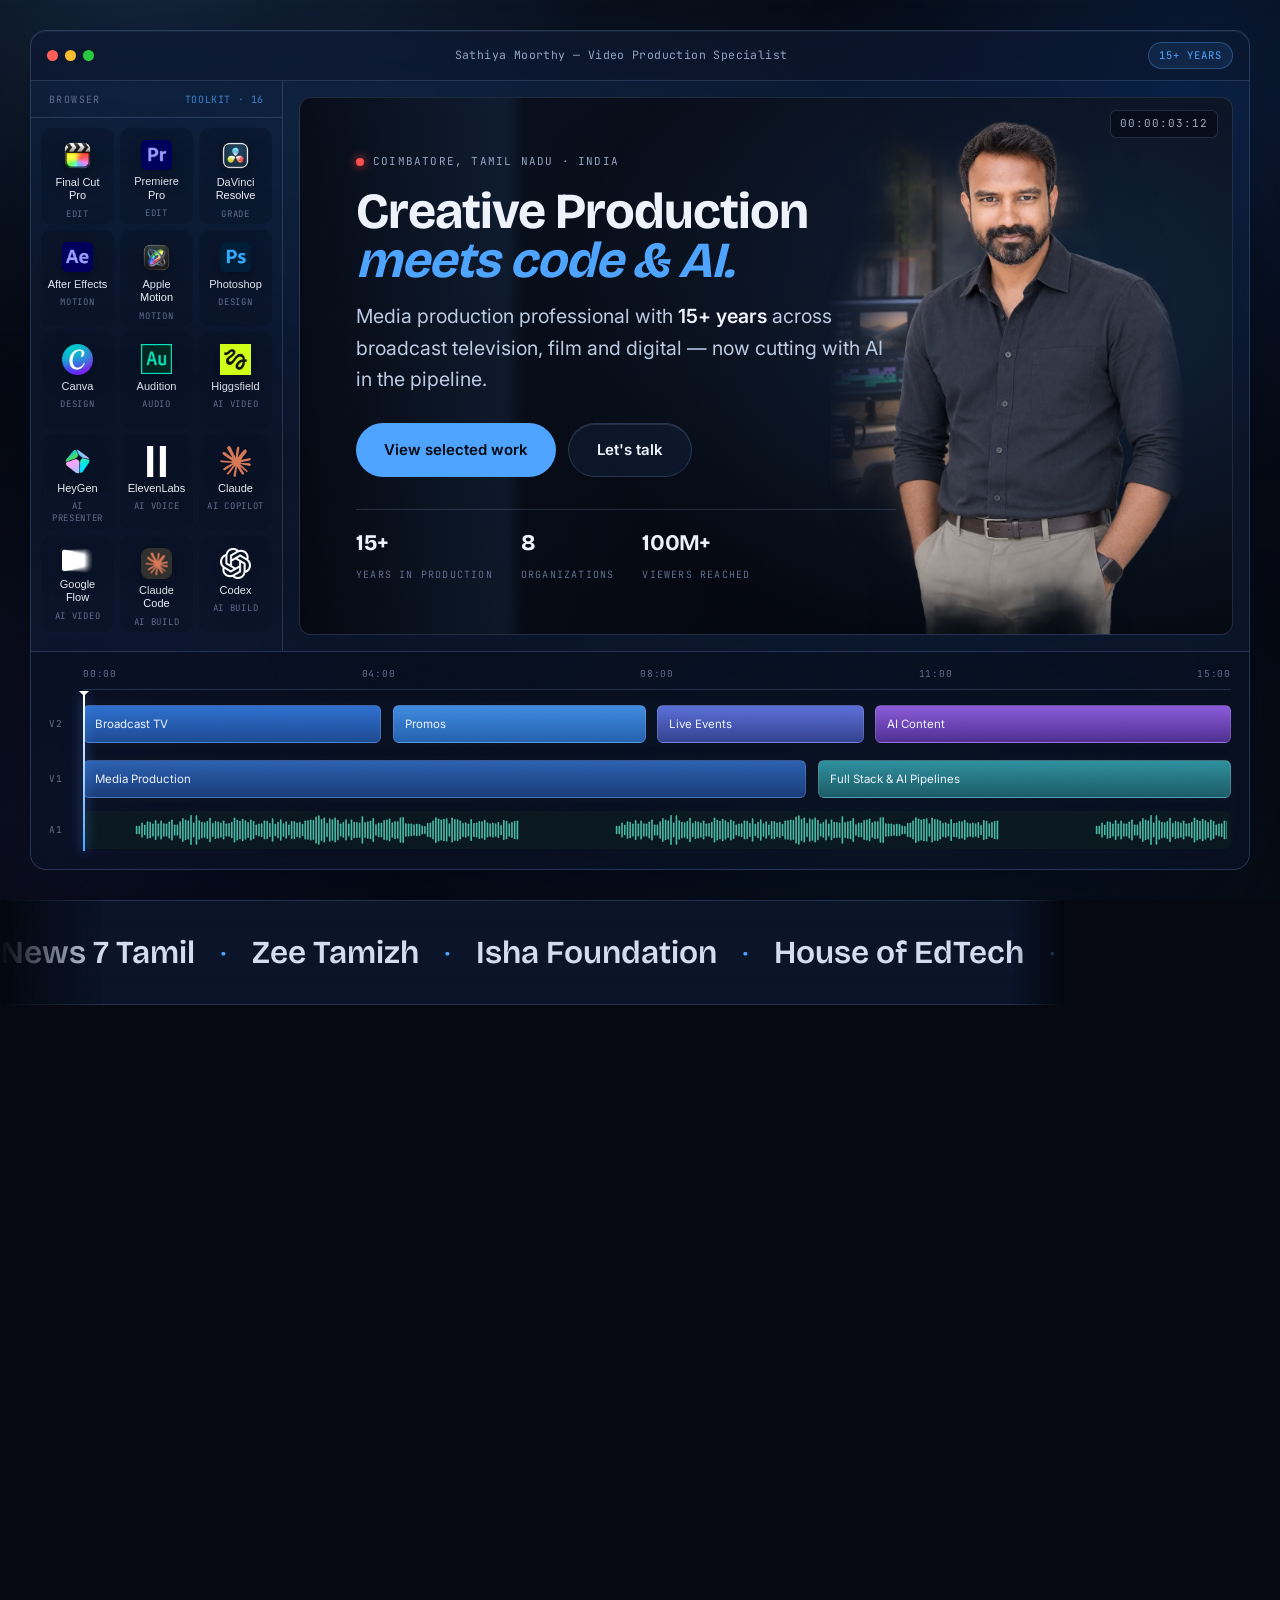
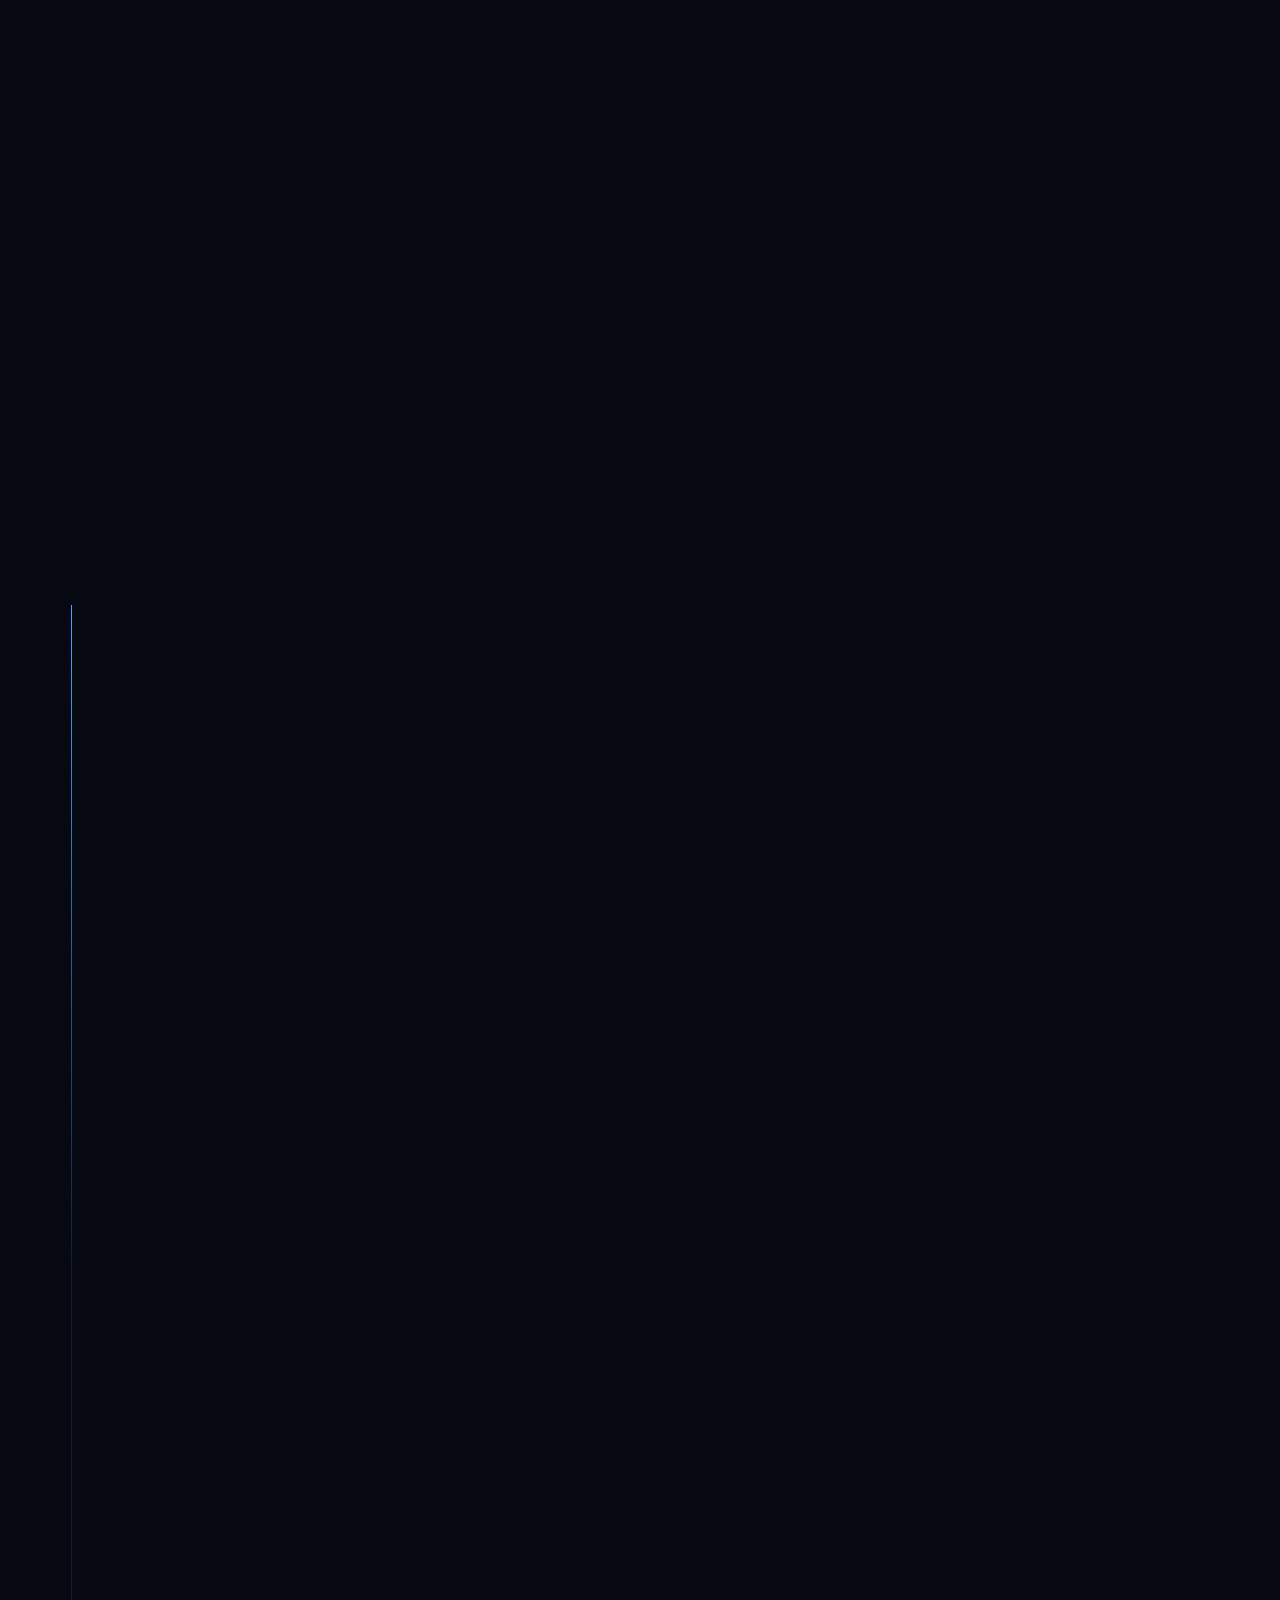
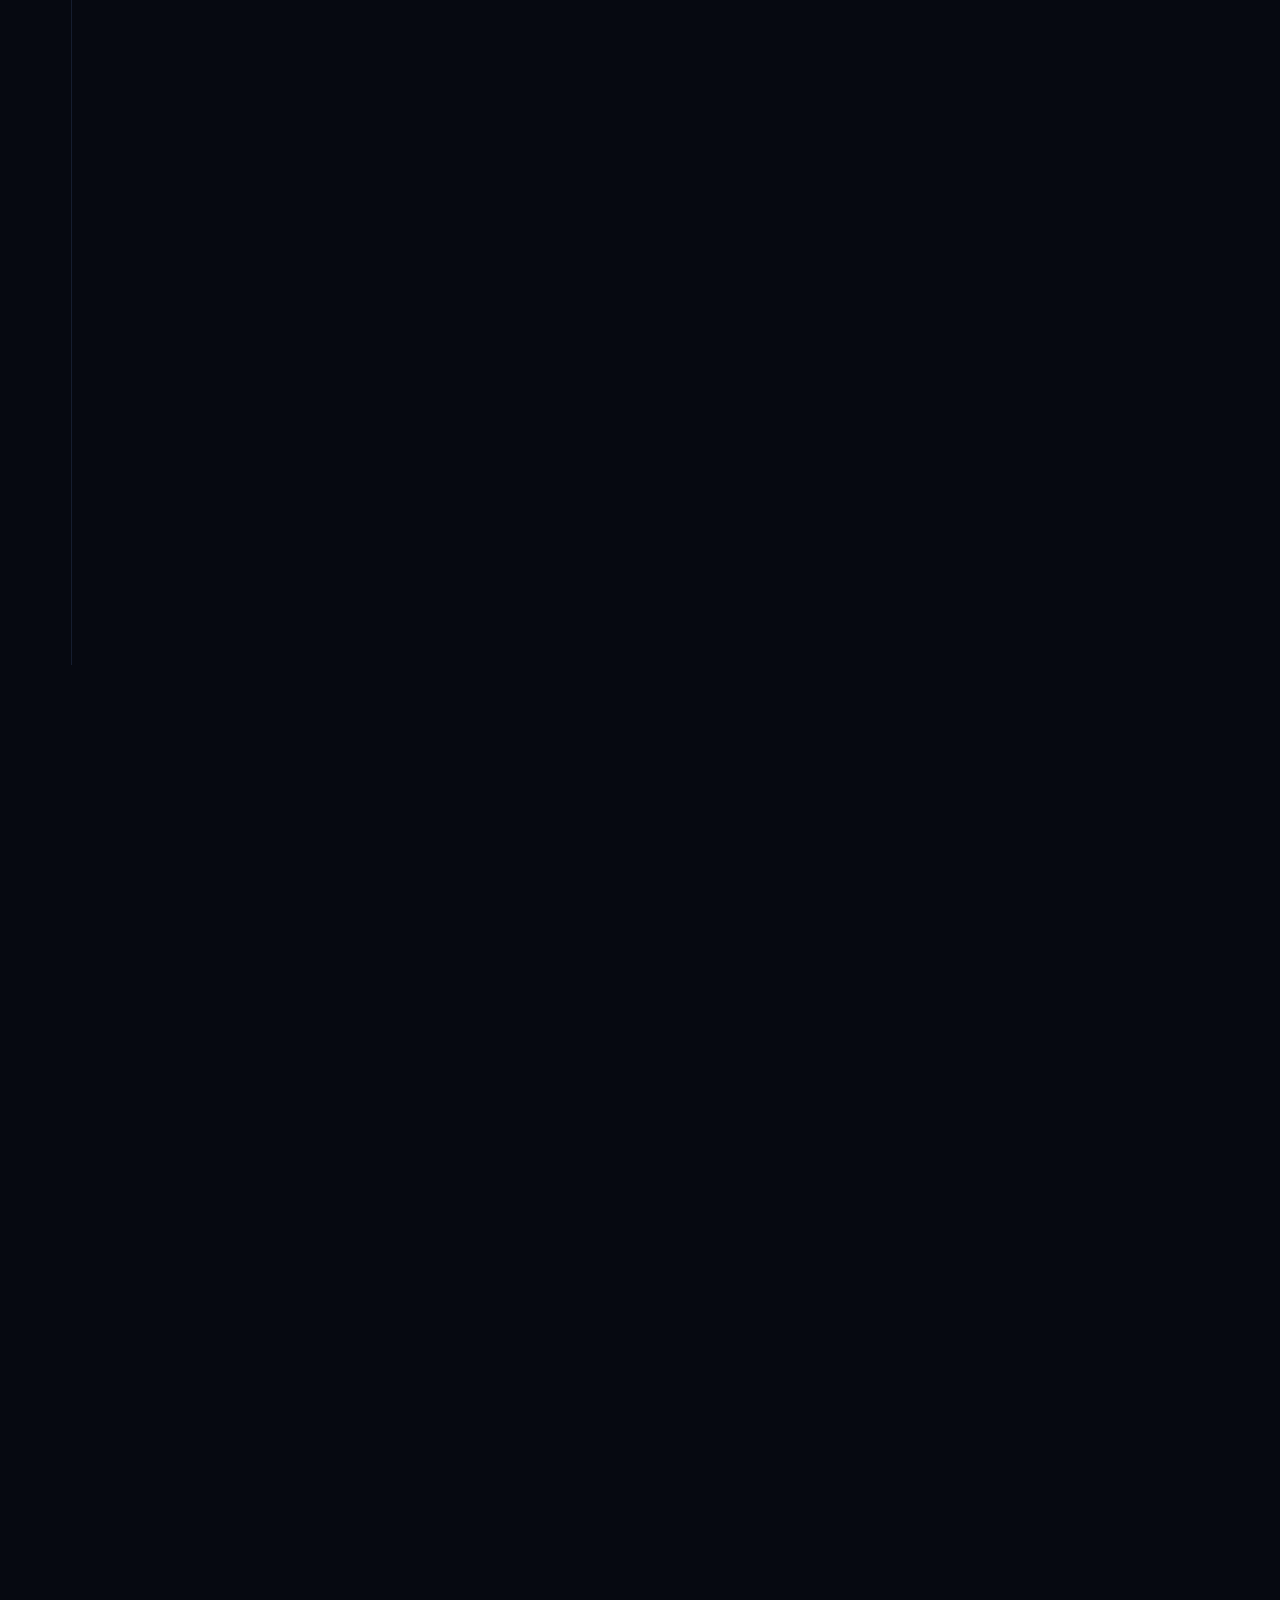
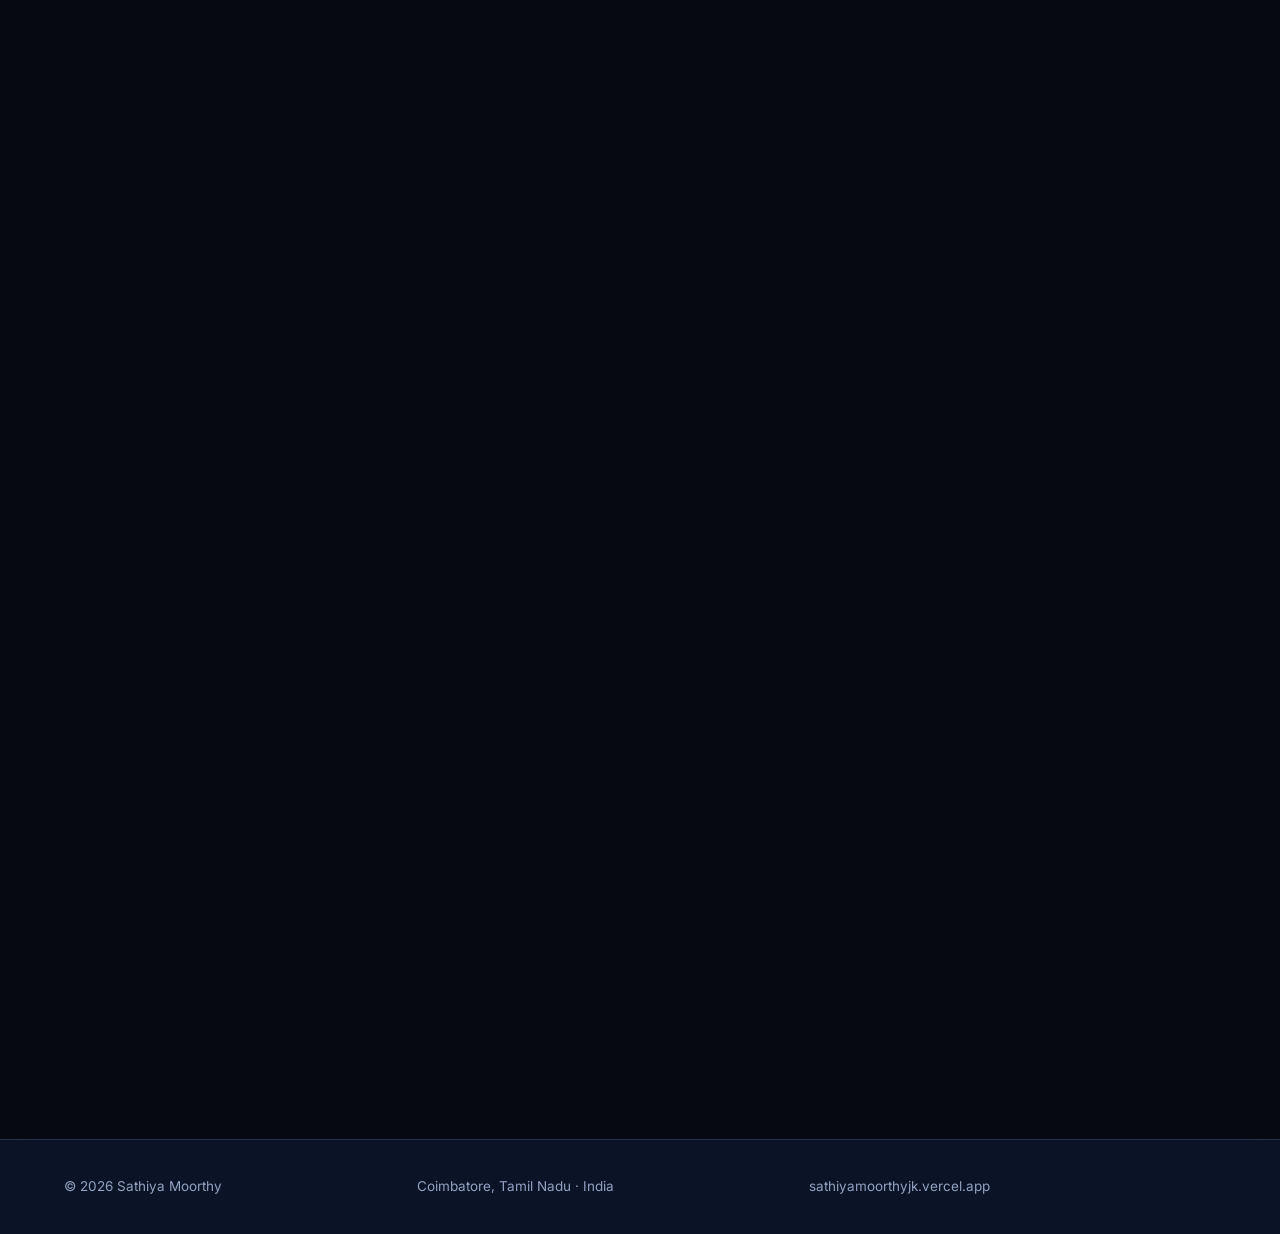
<file: index.html>
<!DOCTYPE html>
<html lang="en">
<head>
  <meta charset="UTF-8" />
  <meta name="viewport" content="width=device-width, initial-scale=1.0" />
  <title>Sathiya Moorthy — Media Producer & Full Stack Developer</title>
  <meta name="description" content="Sathiya Moorthy — Video Production Specialist, Media Producer, Full Stack Developer & AI Content Creator. 15+ years across News 7 Tamil, Zee Tamizh, Isha Foundation and more." />
  <meta name="author" content="Sathiya Moorthy" />

  <!-- Open Graph -->
  <meta property="og:title" content="Sathiya Moorthy — Media Producer & Full Stack Developer" />
  <meta property="og:description" content="15+ years in broadcast television, film & digital content. Now building AI-powered production workflows and full stack web applications." />
  <meta property="og:type" content="website" />

  <link rel="preconnect" href="https://fonts.googleapis.com" />
  <link rel="preconnect" href="https://fonts.gstatic.com" crossorigin />
  <link href="https://fonts.googleapis.com/css2?family=Bricolage+Grotesque:opsz,wght@12..96,400;12..96,500;12..96,600;12..96,700;12..96,800&family=Inter:wght@400;500;600&family=JetBrains+Mono:wght@400;500&display=swap" rel="stylesheet" />

  <link rel="icon" href="data:image/svg+xml,%3Csvg xmlns='http://www.w3.org/2000/svg' viewBox='0 0 100 100'%3E%3Crect width='100' height='100' rx='22' fill='%23060911'/%3E%3Ctext x='50' y='68' font-family='Georgia,serif' font-size='52' font-weight='700' fill='%234da3ff' text-anchor='middle'%3ESM%3C/text%3E%3C/svg%3E" />

  <link rel="stylesheet" href="css/styles.css" />
</head>
<body>
  <!-- Film grain overlay -->
  <div class="grain" aria-hidden="true"></div>
  <!-- Cursor glow -->
  <div class="cursor-glow" aria-hidden="true"></div>

  <!-- Scroll progress -->
  <div class="scroll-progress" aria-hidden="true"></div>

  <!-- Navigation -->
  <header class="nav" id="nav">
    <button class="nav__toggle" id="navToggle" aria-label="Toggle menu" aria-expanded="false">
      <span></span><span></span>
    </button>
  </header>


  <!-- Circular dial navigation (desktop) -->
  <nav class="dial" id="dial" aria-label="Primary">
    <svg class="dial__arc" viewBox="0 0 100 200" aria-hidden="true">
      <defs>
        <linearGradient id="dialComet" x1="0" y1="0" x2="0" y2="1">
          <stop offset="0%"   stop-color="var(--accent-soft)" />
          <stop offset="100%" stop-color="var(--accent)" />
        </linearGradient>
      </defs>
      <path class="dial__arc-track" d="M100,0 A100,100 0 0,0 100,200" />
      <path class="dial__arc-comet" d="M100,0 A100,100 0 0,0 100,200" />
    </svg>
    <span class="dial__cursor" aria-hidden="true"></span>
    <ul class="dial__ring" id="dialRing">
      <li class="dial__item"><a href="#top"><span class="dial__label">Home</span></a></li>
      <li class="dial__item"><a href="#about"><span class="dial__label">About</span></a></li>
      <li class="dial__item"><a href="#experience"><span class="dial__label">Experience</span></a></li>
      <li class="dial__item"><a href="#skills"><span class="dial__label">Skills</span></a></li>
      <li class="dial__item"><a href="#contact"><span class="dial__label">Contact</span></a></li>
      <li class="dial__item"><a href="works/"><span class="dial__label">Work</span></a></li>
    </ul>
  </nav>

  <!-- Mobile menu -->
  <div class="mobile-menu" id="mobileMenu" aria-hidden="true">
    <a href="#top">Home</a>
    <a href="#about">About</a>
    <a href="#experience">Experience</a>
    <a href="#skills">Skills</a>
    <a href="#contact">Get in touch</a>
    <a href="works/">Work</a>
  </div>

  <main id="top">
    <!-- NLE HERO — the portfolio opened in an editor -->
    <section class="nle" id="nle" aria-label="Sathiya Moorthy — introduction">
      <div class="nle__glow" aria-hidden="true"></div>

      <div class="nle__window">
        <!-- title bar -->
        <div class="nle__titlebar">
          <span class="nle__lights" aria-hidden="true"><i></i><i></i><i></i></span>
          <span class="nle__file">Sathiya&nbsp;Moorthy &mdash; Video Production Specialist</span>
          <span class="nle__badge">15+ years</span>
        </div>

        <div class="nle__body">
          <!-- BROWSER: the toolkit, as a bin of clips -->
          <aside class="nle__browser">
            <p class="nle__panel-head">Browser <span>Toolkit &middot; 16</span></p>
            <div class="nle__bin">
            <button class="nle__clip" type="button" data-tool="finalcut">
              <img src="assets/logos/finalcut.webp" alt="Final Cut Pro" width="192" height="192" loading="lazy" />
              <span class="nle__clip-name">Final Cut Pro</span>
              <span class="nle__clip-role">Edit</span>
            </button>
            <button class="nle__clip" type="button" data-tool="premiere">
              <img src="assets/logos/premiere.webp" alt="Premiere Pro" width="192" height="192" loading="lazy" />
              <span class="nle__clip-name">Premiere Pro</span>
              <span class="nle__clip-role">Edit</span>
            </button>
            <button class="nle__clip" type="button" data-tool="resolve">
              <img src="assets/logos/resolve.webp" alt="DaVinci Resolve" width="192" height="192" loading="lazy" />
              <span class="nle__clip-name">DaVinci Resolve</span>
              <span class="nle__clip-role">Grade</span>
            </button>
            <button class="nle__clip" type="button" data-tool="aftereffects">
              <img src="assets/logos/aftereffects.webp" alt="After Effects" width="192" height="192" loading="lazy" />
              <span class="nle__clip-name">After Effects</span>
              <span class="nle__clip-role">Motion</span>
            </button>
            <button class="nle__clip" type="button" data-tool="motion">
              <img src="assets/logos/motion.webp" alt="Apple Motion" width="192" height="192" loading="lazy" />
              <span class="nle__clip-name">Apple Motion</span>
              <span class="nle__clip-role">Motion</span>
            </button>
            <button class="nle__clip" type="button" data-tool="photoshop">
              <img src="assets/logos/photoshop.webp" alt="Photoshop" width="192" height="192" loading="lazy" />
              <span class="nle__clip-name">Photoshop</span>
              <span class="nle__clip-role">Design</span>
            </button>
            <button class="nle__clip" type="button" data-tool="canva">
              <img src="assets/logos/canva.webp" alt="Canva" width="192" height="192" loading="lazy" />
              <span class="nle__clip-name">Canva</span>
              <span class="nle__clip-role">Design</span>
            </button>
            <button class="nle__clip" type="button" data-tool="audition">
              <img src="assets/logos/audition.webp" alt="Audition" width="192" height="192" loading="lazy" />
              <span class="nle__clip-name">Audition</span>
              <span class="nle__clip-role">Audio</span>
            </button>
            <button class="nle__clip" type="button" data-tool="higgsfield">
              <img src="assets/logos/higgsfield.webp" alt="Higgsfield" width="192" height="192" loading="lazy" />
              <span class="nle__clip-name">Higgsfield</span>
              <span class="nle__clip-role">AI Video</span>
            </button>
            <button class="nle__clip" type="button" data-tool="heygen">
              <img src="assets/logos/heygen.webp" alt="HeyGen" width="192" height="192" loading="lazy" />
              <span class="nle__clip-name">HeyGen</span>
              <span class="nle__clip-role">AI Presenter</span>
            </button>
            <button class="nle__clip" type="button" data-tool="elevenlabs">
              <img src="assets/logos/elevenlabs.webp" alt="ElevenLabs" width="192" height="192" loading="lazy" />
              <span class="nle__clip-name">ElevenLabs</span>
              <span class="nle__clip-role">AI Voice</span>
            </button>
            <button class="nle__clip" type="button" data-tool="claude">
              <img src="assets/logos/claude.webp" alt="Claude" width="192" height="192" loading="lazy" />
              <span class="nle__clip-name">Claude</span>
              <span class="nle__clip-role">AI Copilot</span>
            </button>
            <button class="nle__clip" type="button" data-tool="flow">
              <img src="assets/logos/flow.webp" alt="Google Flow" width="192" height="192" loading="lazy" />
              <span class="nle__clip-name">Google Flow</span>
              <span class="nle__clip-role">AI Video</span>
            </button>
            <button class="nle__clip" type="button" data-tool="claudecode">
              <img src="assets/logos/claudecode.webp" alt="Claude Code" width="192" height="192" loading="lazy" />
              <span class="nle__clip-name">Claude Code</span>
              <span class="nle__clip-role">AI Build</span>
            </button>
            <button class="nle__clip" type="button" data-tool="codex">
              <img src="assets/logos/codex.webp" alt="Codex" width="192" height="192" loading="lazy" />
              <span class="nle__clip-name">Codex</span>
              <span class="nle__clip-role">AI Build</span>
            </button>
            <button class="nle__clip" type="button" data-tool="wordpress">
              <img src="assets/logos/wordpress.webp" alt="WordPress" width="192" height="192" loading="lazy" />
              <span class="nle__clip-name">WordPress</span>
              <span class="nle__clip-role">Web</span>
            </button>
            </div>
          </aside>

          <!-- VIEWER: the pitch, playing -->
          <div class="nle__viewer">
            <div class="nle__screen">
              <img class="nle__portrait" src="assets/portrait-hero.webp"
                   alt="Sathiya Moorthy" width="900" height="1350" />
              <div class="nle__scan" aria-hidden="true"></div>
              <div class="nle__copy">
                <p class="nle__eyebrow"><span class="nle__rec" aria-hidden="true"></span> Coimbatore, Tamil Nadu &middot; India</p>
                <h1 class="nle__title">Creative Production<br /><em>meets code &amp; AI.</em></h1>
                <p class="nle__lead">
                  Media production professional with <strong>15+ years</strong> across broadcast
                  television, film and digital &mdash; now cutting with AI in the pipeline.
                </p>
                <div class="nle__actions">
                  <a href="works/" class="btn btn--primary">View selected work</a>
                  <a href="#contact" class="btn btn--ghost">Let's talk</a>
                </div>
                <ul class="nle__facts">
                  <li><b>15+</b><span>Years in production</span></li>
                  <li><b>8</b><span>Organizations</span></li>
                  <li><b>100M+</b><span>Viewers reached</span></li>
                </ul>
              </div>
              <span class="nle__tc" aria-hidden="true">00:00:00:00</span>
            </div>
          </div>

          <!-- INSPECTOR: the metadata -->
          <aside class="nle__inspector">
            <p class="nle__panel-head">Inspector</p>
            <dl class="nle__meta">
              <div><dt>Role</dt><dd class="nle__role"><span>Video Production Specialist</span></dd></div>
              <div><dt>Clients</dt><dd>News 7 Tamil &middot; Isha Foundation &middot; Be10x</dd></div>
              <div><dt>Experience</dt><dd>15+ years</dd></div>
              <div><dt>Formats</dt><dd>16:9 &middot; 9:16 &middot; Live</dd></div>
              <div><dt>Codec</dt><dd>Broadcast &middot; Film &middot; Digital</dd></div>
              <div><dt>AI stack</dt><dd>Higgsfield &middot; HeyGen &middot; ElevenLabs &middot; Claude</dd></div>
              <div><dt>Toolkit</dt><dd>16 applications</dd></div>
              <div><dt>Based</dt><dd>Coimbatore, Tamil Nadu &middot; India</dd></div>
              <div><dt>Languages</dt><dd>English &middot; Tamil &middot; Kannada</dd></div>
              <div><dt>Status</dt><dd>Open to production leadership</dd></div>
            </dl>
            <div class="nle__scope" aria-hidden="true">
              <span></span><span></span><span></span><span></span><span></span>
              <span></span><span></span><span></span><span></span><span></span>
              <span></span><span></span><span></span><span></span><span></span>
            </div>
          </aside>
        </div>

        <!-- TIMELINE: the career, cut to length -->
        <div class="nle__timeline">
          <div class="nle__ruler" aria-hidden="true">
            <span>00:00</span><span>04:00</span><span>08:00</span>
            <span>11:00</span><span>15:00</span>
          </div>
          <div class="nle__tracks">
            <span class="nle__playhead" aria-hidden="true"></span>

            <div class="nle__track">
              <span class="nle__track-id">V2</span>
              <div class="nle__lane">
                <span class="nle__seg nle__seg--a" style="--x: 0%;  --w: 26%;">Broadcast TV</span>
                <span class="nle__seg nle__seg--b" style="--x: 27%; --w: 22%;">Promos</span>
                <span class="nle__seg nle__seg--c" style="--x: 50%; --w: 18%;">Live Events</span>
                <span class="nle__seg nle__seg--d" style="--x: 69%; --w: 31%;">AI Content</span>
              </div>
            </div>

            <div class="nle__track">
              <span class="nle__track-id">V1</span>
              <div class="nle__lane">
                <span class="nle__seg nle__seg--e" style="--x: 0%;  --w: 63%;">Media Production</span>
                <span class="nle__seg nle__seg--f" style="--x: 64%; --w: 36%;">Full Stack &amp; AI Pipelines</span>
              </div>
            </div>

            <div class="nle__track nle__track--a">
              <span class="nle__track-id">A1</span>
              <div class="nle__lane">
                <span class="nle__wave" aria-hidden="true"></span>
              </div>
            </div>
          </div>
        </div>
      </div>
    </section>


    <!-- BRAND MARQUEE -->
    <section class="marquee" aria-label="Networks and organizations">
      <div class="marquee__track">
        <span>News 7 Tamil</span><span class="sep">•</span>
        <span>Zee Tamizh</span><span class="sep">•</span>
        <span>Isha Foundation</span><span class="sep">•</span>
        <span>House of EdTech</span><span class="sep">•</span>
        <span>Branova</span><span class="sep">•</span>
        <span>Trends &amp; Tactics</span><span class="sep">•</span>
        <span>News 7 Tamil</span><span class="sep">•</span>
        <span>Zee Tamizh</span><span class="sep">•</span>
        <span>Isha Foundation</span><span class="sep">•</span>
        <span>House of EdTech</span><span class="sep">•</span>
        <span>Branova</span><span class="sep">•</span>
        <span>Trends &amp; Tactics</span><span class="sep">•</span>
      </div>
    </section>

    <!-- STATS -->
    <section class="stats" id="stats">
      <div class="stat reveal">
        <span class="stat__num" data-count="15" data-suffix="+">0</span>
        <span class="stat__label">Years in production</span>
      </div>
      <div class="stat reveal">
        <span class="stat__num" data-count="10" data-suffix="+">0</span>
        <span class="stat__label">Roles across 8 organizations</span>
      </div>
      <div class="stat reveal">
        <span class="stat__num" data-count="100" data-suffix="M+">0</span>
        <span class="stat__label">Viewers reached, globally</span>
      </div>
      <div class="stat reveal">
        <span class="stat__num" data-count="2" data-suffix="">0</span>
        <span class="stat__label">Industry awards &amp; promotions</span>
      </div>
    </section>

    <!-- ABOUT -->
    <section class="about section" id="about">
      <div class="section__head reveal">
        <span class="section__index">01</span>
        <h2 class="section__title">From the edit bay to the codebase</h2>
      </div>
      <div class="about__grid">
        <div class="about__body reveal">
          <p>
            I started on film sets as an Assistant Director and worked my way up — through
            reality TV at Zee Tamizh, breaking-news coverage at News 7 Tamil, and global
            spiritual broadcasts at Isha Foundation — all the way to <strong>heading media
            production</strong> at leading networks.
          </p>
          <p>
            Along the way I've owned on-air promo production, studio operations
            (PCR/ACR, MCR, ICR), broadcast post-production, and large-scale live event
            coverage — maintaining broadcast-grade quality on every deliverable.
          </p>
          <p>
            Now I'm integrating <strong>full stack development</strong> and a modern AI
            toolkit — ElevenLabs, HeyGen, HiggsField, Remotion and Claude — into production
            pipelines, shipping web applications and programmatic video at scale through my
            studio, <strong>Branova</strong>.
          </p>
        </div>
        <aside class="about__aside reveal">
          <div class="about__card">
            <h3>What I bring</h3>
            <ul>
              <li>End-to-end production, concept → delivery</li>
              <li>Broadcast post &amp; on-air promos</li>
              <li>Studio &amp; live event operations</li>
              <li>Full stack web development</li>
              <li>AI-assisted &amp; programmatic video</li>
              <li>Cross-functional team leadership</li>
            </ul>
          </div>
          <div class="about__card about__card--lang">
            <h3>Languages</h3>
            <p><strong>English</strong> — Read · Write · Speak</p>
            <p><strong>Tamil</strong> — Read · Write · Speak</p>
            <p><strong>Kannada</strong> — Speak</p>
          </div>
        </aside>
      </div>
    </section>

    <!-- SELECTED WORK -->
    <section class="work section" id="work">
      <div class="section__head reveal">
        <span class="section__index">02</span>
        <h2 class="section__title">Work that shipped at scale</h2>
      </div>

      <div class="work__list">
        <article class="work-card reveal">
          <div class="work-card__meta">
            <span class="work-card__tag">Live · Global Broadcast</span>
            <span class="work-card__org">Isha Foundation</span>
          </div>
          <h3 class="work-card__title">Mahashivratri — Global Live</h3>
          <p class="work-card__desc">
            Complete video editing, promotional content and event glimpses for one of the
            most-watched live spiritual events on the planet — broadcast globally to
            millions of viewers.
          </p>
          <div class="work-card__foot">
            <span>Editing</span><span>Promos</span><span>Live Event</span>
          </div>
        </article>

        <article class="work-card reveal">
          <div class="work-card__meta">
            <span class="work-card__tag">National Campaigns</span>
            <span class="work-card__org">Isha · Sadhguru</span>
          </div>
          <h3 class="work-card__title">Movements that reached millions</h3>
          <p class="work-card__desc">
            Promotional videos and campaign edits for Project GreenHands, Rally for Rivers,
            Cauvery Calling and Youth &amp; Truth — large-scale national initiatives spanning
            digital and broadcast platforms.
          </p>
          <div class="work-card__foot">
            <span>Campaign Edits</span><span>Promos</span><span>Digital</span>
          </div>
        </article>

        <article class="work-card reveal">
          <div class="work-card__meta">
            <span class="work-card__tag">Broadcast · Studio</span>
            <span class="work-card__org">News 7 Tamil</span>
          </div>
          <h3 class="work-card__title">News, promos &amp; the production floor</h3>
          <p class="work-card__desc">
            From editing breaking-news events — the South India Floods and Tamil Nadu
            Legislative Election — to producing on-air promos, then supervising studio
            operations, PCR/ACR, MCR, ingest and live programs as Head of Production.
          </p>
          <div class="work-card__foot">
            <span>Promo Production</span><span>Studio Ops</span><span>Motion Graphics</span>
          </div>
        </article>

        <article class="work-card reveal">
          <div class="work-card__meta">
            <span class="work-card__tag">Web · AI</span>
            <span class="work-card__org">Branova</span>
          </div>
          <h3 class="work-card__title">AI-integrated web &amp; video pipelines</h3>
          <p class="work-card__desc">
            Founded Branova to ship full stack web applications and programmatic video
            pipelines — integrating ElevenLabs, HeyGen, HiggsField and Remotion, with Claude
            for AI-assisted development, from concept to deployment.
          </p>
          <div class="work-card__foot">
            <span>Full Stack</span><span>Remotion</span><span>Generative AI</span>
          </div>
        </article>

        <article class="work-card reveal">
          <div class="work-card__meta">
            <span class="work-card__tag">Editorial · Leadership</span>
            <span class="work-card__org">House of EdTech</span>
          </div>
          <h3 class="work-card__title">Senior video editor &amp; team lead</h3>
          <p class="work-card__desc">
            Senior video editor on the promotional ads team — reviewing and signing off every
            edit before it ships, managing a small team of editors, and writing the training
            and onboarding material they work from. Also on the hiring side: screening and
            interviewing new editors as the team grows.
          </p>
          <div class="work-card__foot">
            <span>Edit Review</span><span>Team Management</span><span>Hiring &amp; Onboarding</span>
          </div>
        </article>
      </div>

      <div class="work__cta reveal">
        <a href="works/" class="btn btn--primary">Watch the video work &rarr;</a>
      </div>
    </section>

    <!-- EXPERIENCE TIMELINE -->
    <section class="experience section" id="experience">
      <div class="section__head reveal">
        <span class="section__index">03</span>
        <h2 class="section__title">15 years, one through-line</h2>
      </div>

      <div class="timeline">
        <div class="timeline__item reveal">
          <span class="timeline__year">2025 — Present</span>
          <div class="timeline__content">
            <h3>Senior Video Editor</h3>
            <p class="timeline__org">House of EdTech · Kolkata</p>
            <p>Reviewing edits for quality and brand consistency, managing a small editing team, building the training and onboarding material, and interviewing new editors.</p>
          </div>
        </div>

        <div class="timeline__item reveal">
          <span class="timeline__year">2024 — Present</span>
          <div class="timeline__content">
            <h3>Founder &amp; Full Stack Developer</h3>
            <p class="timeline__org">Branova · Coimbatore</p>
            <p>Building and shipping full stack web apps and programmatic video pipelines for clients, with AI woven through the workflow end-to-end.</p>
          </div>
        </div>

        <div class="timeline__item reveal">
          <span class="timeline__year">2024 — 2025</span>
          <div class="timeline__content">
            <h3>Head of Media Production</h3>
            <p class="timeline__org">Trends &amp; Tactics · Chennai</p>
            <p>End-to-end video production for digital campaigns, plus managing website development projects and client coordination.</p>
          </div>
        </div>

        <div class="timeline__item reveal">
          <span class="timeline__year">2023 — 2024</span>
          <div class="timeline__content">
            <h3>Head of Media Production</h3>
            <p class="timeline__org">News 7 Tamil · Chennai</p>
            <p>Supervised all video production — studio activities, PCR/ACR, MCR, ICR (ingest), news presenters and live/special programs — plus broadcast motion graphics.</p>
          </div>
        </div>

        <div class="timeline__item reveal">
          <span class="timeline__year">2021 — 2023</span>
          <div class="timeline__content">
            <h3>Senior Promo Editor &amp; Promo Producer</h3>
            <p class="timeline__org">News 7 Tamil · Chennai</p>
            <p>Conceptualized and produced on-air promos and special features from brief to final delivery — creative direction, scripting and execution.</p>
          </div>
        </div>

        <div class="timeline__item reveal">
          <span class="timeline__year">2017 — 2021</span>
          <div class="timeline__content">
            <h3>Senior Video Editor</h3>
            <p class="timeline__org">Isha Foundation · Coimbatore</p>
            <p>Editing, promos and event glimpses for Mahashivratri and national initiatives reaching millions across digital and broadcast.</p>
          </div>
        </div>

        <div class="timeline__item reveal">
          <span class="timeline__year">2015 — 2017</span>
          <div class="timeline__content">
            <h3>Video Editor</h3>
            <p class="timeline__org">News 7 Tamil · Chennai</p>
            <p>Covered and edited breaking-news events including the South India Floods (2015) and the Tamil Nadu Legislative Election (2016).</p>
          </div>
        </div>

        <div class="timeline__item reveal">
          <span class="timeline__year">2014 — 2015</span>
          <div class="timeline__content">
            <h3>Video Editor</h3>
            <p class="timeline__org">Zee Network — Zee Tamizh · Chennai</p>
            <p>Edited reality shows and entertainment content for Zee Tamizh broadcast.</p>
          </div>
        </div>

        <div class="timeline__item reveal">
          <span class="timeline__year">2011 — 2014</span>
          <div class="timeline__content">
            <h3>Assistant Director</h3>
            <p class="timeline__org">Independent · Tamil Film Productions · Chennai</p>
            <p>AD on multiple Tamil feature films — scene breakdown, shot listing, crew coordination and continuity across productions.</p>
          </div>
        </div>

        <div class="timeline__item reveal">
          <span class="timeline__year">2009 — 2011</span>
          <div class="timeline__content">
            <h3>Assistant Director</h3>
            <p class="timeline__org">Time Frames Production · Chennai</p>
            <p>Assisted direction on Star Vijay television projects — foundational storytelling, scene breakdown and production scheduling.</p>
          </div>
        </div>
      </div>
    </section>

    <!-- SKILLS -->
    <section class="skills section" id="skills">
      <div class="section__head reveal">
        <span class="section__index">04</span>
        <h2 class="section__title">Capabilities &amp; toolkit</h2>
      </div>
      <div class="skills__grid">
        <div class="skill-group reveal">
          <h3>Video Production &amp; Editing</h3>
          <ul>
            <li>Video Editing</li>
            <li>On-Air Promo Production</li>
            <li>Broadcast Post-Production</li>
            <li>PCR / ACR</li>
            <li>MCR</li>
            <li>ICR (Ingest)</li>
            <li>Social Media Live Tools</li>
          </ul>
        </div>
        <div class="skill-group reveal">
          <h3>Software</h3>
          <ul class="skill-list--split">
            <li>Final Cut Pro X</li>
            <li>Apple Motion</li>
            <li>Adobe Premiere Pro</li>
            <li>After Effects</li>
            <li>Photoshop</li>
            <li>Adobe Audition</li>
          </ul>
        </div>
        <div class="skill-group reveal">
          <h3>Development &amp; AI</h3>
          <ul class="skill-list--split">
            <li>Full Stack Web Dev</li>
            <li>HTML</li>
            <li>CSS</li>
            <li>JavaScript</li>
            <li>React</li>
            <li>Node.js</li>
            <li>Remotion</li>
            <li>Claude AI</li>
            <li>ElevenLabs</li>
            <li>HeyGen</li>
            <li>HiggsField</li>
          </ul>
        </div>
        <div class="skill-group reveal">
          <h3>Leadership</h3>
          <ul>
            <li>Team Leadership</li>
            <li>Project Management</li>
            <li>Deadline Management</li>
            <li>Cross-functional Collaboration</li>
          </ul>
        </div>
        <div class="skill-group skill-group--lead reveal">
          <h3>How I lead</h3>
          <ul>
            <li>Set the creative direction, then protect it through delivery</li>
            <li>Review every cut — the quality bar isn't delegated</li>
            <li>Train editors on written standards, not verbal notes</li>
            <li>Hire for taste; the tooling can be taught</li>
          </ul>
        </div>
      </div>
    </section>

    <!-- AWARDS + EDUCATION -->
    <section class="awards section" id="awards">
      <div class="section__head reveal">
        <span class="section__index">05</span>
        <h2 class="section__title">Recognition &amp; education</h2>
      </div>
      <div class="awards__grid">
        <div class="award reveal">
          <span class="award__icon">★</span>
          <div>
            <h3>Best Telefilm Editor</h3>
            <p>15th Atlas-Kerala Film &amp; Television Critics Award (2013) — for the telefilm <em>"Nilavurangu Nila"</em>.</p>
          </div>
        </div>
        <div class="award reveal">
          <span class="award__icon">▲</span>
          <div>
            <h3>Promoted to Head of Media Production</h3>
            <p>News 7 Tamil — recognized for outstanding shoot coordination, studio handling, promo editing and leadership on the production floor.</p>
          </div>
        </div>
        <div class="award reveal">
          <span class="award__icon">◎</span>
          <div>
            <h3>B.Sc — Visual Communication</h3>
            <p>PSG College of Arts &amp; Science, Coimbatore · 2006 — 2009.</p>
          </div>
        </div>
      </div>
    </section>

    <!-- CONTACT -->
    <section class="contact section" id="contact">
      <div class="contact__inner reveal">
        <figure class="contact__figure">
          <img src="assets/headshot.jpg" alt="Sathiya Moorthy" class="contact__portrait"
               width="900" height="765" loading="lazy" />
          <figcaption class="contact__name">Sathiya Moorthy</figcaption>
        </figure>
        <div class="contact__body">
        <p class="contact__eyebrow">Seeking a production leadership role</p>
        <h2 class="contact__title">Ready to lead your<br /><em>production team.</em></h2>
        <p class="contact__lead">
          Fifteen years on the floor and in the bay — studio operations, live events,
          on-air promos and post — and the teams that delivered them, at networks
          reaching audiences in the hundreds of millions. I'm looking for a role where
          that scale compounds: owning creative direction, holding the quality bar,
          and building the editors and crew who do the work.
        </p>
        <div class="contact__roles">
          <span>Head of Production</span>
          <span>Creative Director</span>
          <span>Head of Post-Production</span>
          <span>Executive Producer</span>
        </div>
        <a href="mailto:sathiyamoorthyjayarajan@gmail.com" class="contact__email">
          sathiyamoorthyjayarajan@gmail.com
        </a>
        <div class="contact__links">
          <a href="mailto:sathiyamoorthyjayarajan@gmail.com" class="btn btn--primary">Email me</a>
          <a href="tel:+919003882310" class="btn btn--ghost">+91 90038 82310</a>
        </div>
        </div>
      </div>
    </section>
  </main>

  <footer class="footer">
    <div class="footer__inner">
      <span>© <span id="year">2026</span> Sathiya Moorthy</span>
      <span class="footer__loc">Coimbatore, Tamil Nadu · India</span>
      <a href="https://sathiyamoorthyjk.vercel.app" target="_blank" rel="noopener">sathiyamoorthyjk.vercel.app</a>
    </div>
  </footer>

  <script src="js/main.js"></script>
</body>
</html>
</file>
<file: css/styles.css>
/* =========================================================
   Sathiya Moorthy — Portfolio
   Cinematic dark · broadcast-meets-code
   ========================================================= */

:root {
  --bg:        #060911;
  --bg-soft:   #0a0f1c;
  --surface:   #0e1526;
  --surface-2: #141d33;
  --line:      rgba(120,170,255,0.13);
  --line-soft: rgba(120,170,255,0.07);

  --text:      #eef3fb;
  --muted:     #92a2c1;
  --faint:     #5f6d8c;

  --accent:      #4da3ff;
  --accent-soft: #8ec6ff;
  --accent-deep: #1a63c9;
  --accent-rgb:  77, 163, 255;

  --ink:       #04070f;   /* dark text sitting on the accent */

  /* Glass */
  --glass:        rgba(22, 38, 72, 0.40);
  --glass-2:      rgba(28, 48, 88, 0.55);
  --glass-hi:     rgba(140, 190, 255, 0.16);   /* frost edge */
  --glass-line:   rgba(150, 195, 255, 0.18);
  --blur:         blur(22px) saturate(150%);
  --blur-soft:    blur(14px) saturate(130%);
  --glass-shadow: 0 20px 50px -24px rgba(0, 8, 26, 0.85);
  --glass-inset:  inset 0 1px 0 rgba(255, 255, 255, 0.10);

  --maxw: 1400px;
  --pad: clamp(20px, 5vw, 80px);
  --gutter: 0px;        /* right rail reserve; set per breakpoint by .dial */

  --font-display: "Bricolage Grotesque", Georgia, serif;
  --font-body: "Inter", system-ui, sans-serif;
  --font-mono: "JetBrains Mono", monospace;

  --ease: cubic-bezier(0.16, 1, 0.3, 1);
}

* { margin: 0; padding: 0; box-sizing: border-box; }

html { scroll-behavior: smooth; -webkit-text-size-adjust: 100%; }

body {
  background: var(--bg);
  color: var(--text);
  font-family: var(--font-body);
  font-size: 16px;
  line-height: 1.6;
  -webkit-font-smoothing: antialiased;
  text-rendering: optimizeLegibility;
  overflow-x: hidden;
}

/* Ambient blue field — the light source the frosted panels pick up */
body::before {
  content: ""; position: fixed; inset: 0; z-index: -2; pointer-events: none;
  background:
    radial-gradient(46rem 46rem at 12% -8%,  rgba(77, 163, 255, 0.20), transparent 62%),
    radial-gradient(40rem 40rem at 92% 12%,  rgba(26, 99, 201, 0.22), transparent 60%),
    radial-gradient(52rem 52rem at 70% 108%, rgba(58, 226, 255, 0.10), transparent 62%),
    radial-gradient(38rem 38rem at 4% 92%,   rgba(120, 90, 255, 0.12), transparent 60%);
}
body::after {
  content: ""; position: fixed; inset: 0; z-index: -1; pointer-events: none;
  background: linear-gradient(180deg, transparent, rgba(6, 9, 17, 0.55));
}

a { color: inherit; text-decoration: none; }
em { font-style: italic; color: var(--accent); }
::selection { background: var(--accent); color: var(--ink); }

/* ---------- Texture & ambient ---------- */
.grain {
  position: fixed; inset: 0; z-index: 9000; pointer-events: none;
  opacity: 0.05; mix-blend-mode: overlay;
  background-image: url("data:image/svg+xml,%3Csvg xmlns='http://www.w3.org/2000/svg' width='160' height='160'%3E%3Cfilter id='n'%3E%3CfeTurbulence type='fractalNoise' baseFrequency='0.85' numOctaves='3' stitchTiles='stitch'/%3E%3C/filter%3E%3Crect width='100%25' height='100%25' filter='url(%23n)'/%3E%3C/svg%3E");
}

.cursor-glow {
  position: fixed; top: 0; left: 0; z-index: 8000; pointer-events: none;
  width: 480px; height: 480px; border-radius: 50%;
  transform: translate(-50%, -50%);
  background: radial-gradient(circle, rgba(var(--accent-rgb), 0.10), transparent 60%);
  opacity: 0; transition: opacity 0.4s ease;
}

.scroll-progress {
  position: fixed; top: 0; left: 0; height: 2px; width: 0%;
  background: linear-gradient(90deg, var(--accent-deep), var(--accent-soft));
  z-index: 9500; transition: width 0.1s linear;
}

/* ---------- Reveal animation: sections arrive, and leave again ---------- */
.reveal {
  opacity: 0; transform: translateY(38px) scale(0.985);
  filter: blur(6px);
  transition: opacity 0.85s var(--ease), transform 0.85s var(--ease),
              filter 0.85s var(--ease);
  will-change: opacity, transform, filter;
}
.reveal.in { opacity: 1; transform: none; filter: none; }

/* scrolled up past the top of the viewport — recedes instead of snapping away */
.reveal.out {
  opacity: 0; transform: translateY(-30px) scale(0.99);
  filter: blur(5px);
}

/* ---------- Scroll-linked motion ---------- */
/* Every parallax target composes its own hover/zoom on top of --par-y,
   so the two never fight over `transform`. */
.nle__copy {
  opacity: var(--open-fade, 1);
  transform: translate3d(0, var(--open-y, 0px), 0);
  will-change: opacity, transform;
}

@media (prefers-reduced-motion: reduce) {
  .reveal { opacity: 1; transform: none; filter: none; transition: none; }
  .reveal.out { opacity: 1; transform: none; filter: none; }
  .nle__copy { opacity: 1; transform: none; }
  html { scroll-behavior: auto; }
  /* the scroll engine also bails out on its own — this is the CSS backstop */
  .nle__glow, .nle__portrait, .stat__num, .section__index,
  .contact__portrait, .work-video__thumb {
    --par-y: 0px;
  }
}

/* ---------- Navigation ---------- */
.nav {
  position: fixed; top: 0; left: 0; right: 0; z-index: 1000;
  display: flex; align-items: center; justify-content: flex-end;
  padding: 16px var(--pad);
  transition: background 0.4s ease, padding 0.4s ease, border-color 0.4s ease,
              transform 0.5s var(--ease);
  border-bottom: 1px solid transparent;
}
.nav--hidden { transform: translateY(-115%); }
.nav.scrolled {
  background: var(--glass);
  -webkit-backdrop-filter: var(--blur); backdrop-filter: var(--blur);
  border-bottom: 1px solid var(--glass-line);
  box-shadow: var(--glass-shadow), var(--glass-inset);
  padding: 11px var(--pad);
}

/* Frosted pill holding the primary links */
.nav__links {
  display: flex; align-items: center; gap: 26px;
  padding: 8px 10px 8px 24px; border-radius: 100px;
  background: var(--glass);
  -webkit-backdrop-filter: var(--blur-soft); backdrop-filter: var(--blur-soft);
  border: 1px solid var(--glass-line);
  box-shadow: var(--glass-shadow), var(--glass-inset);
}
.nav.scrolled .nav__links { background: transparent; border-color: transparent; box-shadow: none; }
.nav__links a {
  font-size: 14px; color: var(--muted); position: relative;
  transition: color 0.3s ease;
}
.nav__links a:not(.nav__cta)::after {
  content: ""; position: absolute; left: 0; bottom: -5px; height: 1px; width: 0;
  background: var(--accent); transition: width 0.35s var(--ease);
}
.nav__links a:not(.nav__cta):hover { color: var(--text); }
.nav__links a:not(.nav__cta):hover::after { width: 100%; }
.nav__cta {
  color: var(--text) !important; border: 1px solid var(--glass-line);
  background: var(--glass-hi);
  padding: 9px 18px; border-radius: 100px;
  transition: border-color 0.3s, background 0.3s, color 0.3s;
}
.nav__cta:hover {
  border-color: var(--accent); color: var(--ink) !important; background: var(--accent);
}

.nav__toggle {
  display: none; flex-direction: column; gap: 6px; background: none; border: 0;
  cursor: pointer; padding: 6px; z-index: 1100;
}
.nav__toggle span { width: 26px; height: 2px; background: var(--text); transition: transform 0.3s, opacity 0.3s; }
.nav__toggle.open span:first-child { transform: translateY(4px) rotate(45deg); }
.nav__toggle.open span:last-child { transform: translateY(-4px) rotate(-45deg); }

.mobile-menu {
  position: fixed; inset: 0; z-index: 1050;
  background: rgba(6, 9, 17, 0.62);
  -webkit-backdrop-filter: blur(28px) saturate(150%); backdrop-filter: blur(28px) saturate(150%);
  display: flex; flex-direction: column; align-items: center; justify-content: center;
  gap: 26px; opacity: 0; pointer-events: none; transition: opacity 0.4s ease;
}
.mobile-menu.open { opacity: 1; pointer-events: auto; }
.mobile-menu a { font-family: var(--font-display); font-size: 30px; font-weight: 600; }
.mobile-menu a:hover { color: var(--accent); }

/* ---------- Buttons ---------- */
.btn {
  display: inline-flex; align-items: center; justify-content: center;
  padding: 14px 28px; border-radius: 100px; font-weight: 600; font-size: 15px;
  transition: transform 0.3s var(--ease), background 0.3s, color 0.3s, border-color 0.3s;
  cursor: pointer; white-space: nowrap;
}
.btn--primary { background: var(--accent); color: var(--ink); }
.btn--primary:hover { background: var(--accent-soft); transform: translateY(-3px); }
.btn--ghost {
  border: 1px solid var(--glass-line); color: var(--text);
  background: var(--glass);
  -webkit-backdrop-filter: var(--blur-soft); backdrop-filter: var(--blur-soft);
  box-shadow: var(--glass-inset);
}
.btn--ghost:hover { border-color: var(--accent); color: var(--accent); transform: translateY(-3px); }

/* =========================================================
   NLE hero — the portfolio, opened in an editor
   ---------------------------------------------------------
   A Final Cut-shaped window: browser bin on the left holding the
   toolkit as clips, viewer in the middle carrying the pitch, inspector
   on the right, and the career cut into a timeline along the bottom.
   The whole thing is one grid so the three panels share a baseline and
   the timeline spans them.
   ========================================================= */
.nle {
  position: relative; overflow: hidden;
  min-height: 100vh; min-height: 100svh;
  display: flex; padding: 30px;
}
.nle__glow {
  position: absolute; top: -18%; left: 46%;
  transform: translateX(-50%) translate3d(0, var(--par-y, 0px), 0);
  width: 1000px; height: 760px; max-width: 130vw; z-index: 0;
  background: radial-gradient(ellipse at center, rgba(var(--accent-rgb), 0.15), transparent 62%);
  filter: blur(24px);
}
.nle__window {
  position: relative; z-index: 1; flex: 1 1 auto; min-width: 0;
  max-height: calc(100vh - 60px); max-height: calc(100svh - 60px);
  display: flex; flex-direction: column;
  border-radius: 16px; overflow: hidden;
  background: var(--glass);
  -webkit-backdrop-filter: var(--blur); backdrop-filter: var(--blur);
  border: 1px solid var(--glass-line);
  box-shadow: 0 60px 140px -50px rgba(0, 8, 26, 0.95), var(--glass-inset);
}

/* ---- title bar ---- */
.nle__titlebar {
  flex: 0 0 auto;
  display: flex; align-items: center; gap: 14px;
  padding: 11px 16px;
  border-bottom: 1px solid var(--glass-line);
  background: rgba(10, 18, 36, 0.5);
}
.nle__lights { display: flex; gap: 7px; flex: 0 0 auto; }
.nle__lights i { width: 11px; height: 11px; border-radius: 50%; background: #3d4a63; }
.nle__lights i:first-child { background: #ff5f57; }
.nle__lights i:nth-child(2) { background: #febc2e; }
.nle__lights i:nth-child(3) { background: #28c840; }
.nle__file {
  flex: 1 1 auto; text-align: center;
  font-family: var(--font-mono); font-size: 11.5px; letter-spacing: 0.4px;
  color: var(--muted); white-space: nowrap; overflow: hidden; text-overflow: ellipsis;
}
.nle__badge {
  flex: 0 0 auto; font-family: var(--font-mono); font-size: 10.5px;
  letter-spacing: 1px; text-transform: uppercase;
  color: var(--accent); padding: 4px 10px; border-radius: 100px;
  border: 1px solid rgba(var(--accent-rgb), 0.35);
  background: rgba(var(--accent-rgb), 0.10);
}

/* ---- the three panels ---- */
.nle__body {
  flex: 1 1 auto; min-height: 0;
  display: grid; grid-template-columns: 288px minmax(0, 1fr) 310px;
  border-bottom: 1px solid var(--glass-line);
}
.nle__panel-head {
  display: flex; align-items: baseline; justify-content: space-between; gap: 8px;
  padding: 11px 18px 9px;
  font-family: var(--font-mono); font-size: 10px; letter-spacing: 1.4px;
  text-transform: uppercase; color: var(--faint);
  border-bottom: 1px solid var(--glass-line);
}
.nle__panel-head span { color: rgba(var(--accent-rgb), 0.75); letter-spacing: 0.6px; }

/* ---- browser: the toolkit as a bin of clips ---- */
.nle__browser {
  border-right: 1px solid var(--glass-line); min-width: 0;
  display: flex; flex-direction: column; overflow: hidden;
}
/* On a short viewport the last row of the bin falls below the fold, so the
   foot fades and the scrollbar thins down rather than the tiles just
   stopping mid-tile. */
.nle__bin {
  overflow-y: auto; scrollbar-width: thin;
  scrollbar-color: rgba(var(--accent-rgb), 0.35) transparent;
  -webkit-mask-image: linear-gradient(#000 calc(100% - 22px), transparent);
          mask-image: linear-gradient(#000 calc(100% - 22px), transparent);
}
.nle__bin::-webkit-scrollbar { width: 6px; }
.nle__bin::-webkit-scrollbar-thumb {
  background: rgba(var(--accent-rgb), 0.35); border-radius: 3px;
}
.nle__bin::-webkit-scrollbar-track { background: transparent; }
.nle__bin {
  display: grid; grid-template-columns: repeat(3, 1fr); gap: 6px;
  padding: 10px; align-content: start;
}
.nle__clip {
  display: flex; flex-direction: column; align-items: center;
  justify-content: flex-start; gap: 5px; min-height: 96px;
  padding: 11px 5px 9px; cursor: default;
  border-radius: 10px; text-align: center;
  background: rgba(10, 18, 36, 0.45);
  border: 1px solid transparent;
  transition: transform 0.35s var(--ease), border-color 0.3s, background 0.3s;
}
.nle__clip img {
  width: 31px; height: 31px; object-fit: contain;
  filter: drop-shadow(0 4px 10px rgba(0, 6, 20, 0.6));
}
.nle__clip-name {
  font-size: 11px; line-height: 1.22; color: var(--text);
  max-width: 100%; overflow-wrap: break-word;
}
.nle__clip-role {
  font-family: var(--font-mono); font-size: 9px; letter-spacing: 0.7px;
  text-transform: uppercase; color: var(--faint);
}
.nle__clip:hover {
  transform: translateY(-3px);
  background: rgba(var(--accent-rgb), 0.12);
  border-color: rgba(var(--accent-rgb), 0.4);
}
.nle__clip:hover .nle__clip-role { color: var(--accent); }

/* ---- viewer: the pitch, playing ---- */
.nle__viewer { padding: 16px; min-width: 0; min-height: 0; container-type: inline-size; }
.nle__screen {
  position: relative; height: 100%; min-height: 380px;
  border-radius: 12px; overflow: hidden;
  background:
    radial-gradient(90% 110% at 82% 40%, rgba(var(--accent-rgb), 0.16), transparent 60%),
    linear-gradient(180deg, #070c18, #04070f);
  border: 1px solid var(--glass-line);
  display: flex; align-items: center;
}
.nle__portrait {
  position: absolute; right: 5%; bottom: -20%; z-index: 0;
  height: 122%; width: auto; max-width: 62%; object-fit: contain; object-position: top;
  -webkit-mask-image: linear-gradient(90deg, transparent, #000 22%, #000 92%, transparent 100%);
          mask-image: linear-gradient(90deg, transparent, #000 22%, #000 92%, transparent 100%);
}
/* the faint horizontal sweep of a clip skimming under the playhead */
.nle__scan {
  position: absolute; inset: 0; z-index: 1; pointer-events: none;
  background: linear-gradient(90deg, transparent 0%, rgba(var(--accent-rgb), 0.10) 48%,
              rgba(var(--accent-rgb), 0.02) 52%, transparent 100%);
  background-size: 46% 100%; background-repeat: no-repeat;
  animation: nle-skim 9s var(--ease) infinite;
}
@keyframes nle-skim {
  0%, 8%   { background-position: -50% 0; }
  70%,100% { background-position: 150% 0; }
}
/* the copy sits in from the frame's left edge, the way a lower third does */
.nle__copy {
  position: relative; z-index: 2; max-width: 68%;
  padding: clamp(20px, 3.4cqi, 52px) clamp(20px, 3.4cqi, 52px)
           clamp(20px, 3.4cqi, 52px) clamp(26px, 6cqi, 96px);
}
/* Mid viewer — no inspector, so the panel is narrower than the wide case
   but still two-up: the copy takes more of the width and the portrait comes
   back inside the frame rather than crowding the text. */
@container (max-width: 1080px) {
  .nle__copy { max-width: 70%; }
  .nle__portrait { max-width: 46%; height: 100%; bottom: 0; object-position: bottom; }
}
/* Narrow viewer: the portrait stops competing with the copy and drops back
   to being the plate the words sit on. */
@container (max-width: 680px) {
  .nle__copy { max-width: 100%; }
  .nle__portrait { max-width: 66%; opacity: 0.3; }
}
.nle__eyebrow {
  display: inline-flex; align-items: center; gap: 9px; margin-bottom: 16px;
  font-family: var(--font-mono); font-size: 11px; letter-spacing: 1.2px;
  text-transform: uppercase; color: var(--muted);
}
.nle__rec {
  width: 8px; height: 8px; border-radius: 50%; background: #ff4d4d;
  box-shadow: 0 0 10px rgba(255, 77, 77, 0.9);
  animation: nle-rec 2.4s ease-in-out infinite;
}
@keyframes nle-rec { 0%, 100% { opacity: 1; } 50% { opacity: 0.25; } }
.nle__title {
  font-family: var(--font-display); font-weight: 700;
  font-size: clamp(1.7rem, 5.4cqi, 4.6rem); line-height: 0.98;
  letter-spacing: -0.02em; margin-bottom: 16px;
}
.nle__title em { font-style: italic; color: var(--accent); }
.nle__lead {
  font-size: clamp(0.9rem, 2.1cqi, 1.22rem); color: #bbcae3;
  max-width: 45ch; margin-bottom: 28px;
}
.nle__lead strong { color: var(--text); font-weight: 600; }
.nle__actions { display: flex; flex-wrap: wrap; gap: 12px; }
/* the numbers the pitch rests on, set like a viewer's info overlay */
.nle__facts {
  display: flex; flex-wrap: wrap; gap: clamp(20px, 3cqi, 44px);
  list-style: none; margin-top: clamp(24px, 3.4cqi, 44px);
  padding-top: clamp(18px, 2.4cqi, 28px);
  border-top: 1px solid var(--glass-line);
}
.nle__facts b {
  display: block; font-family: var(--font-display); font-weight: 700;
  font-size: clamp(1.3rem, 2.4cqi, 2rem); line-height: 1;
  letter-spacing: -0.02em; color: var(--text); margin-bottom: 5px;
}
.nle__facts span {
  font-family: var(--font-mono); font-size: 10px; letter-spacing: 1.2px;
  text-transform: uppercase; color: var(--faint);
}
.nle__tc {
  position: absolute; right: 14px; top: 12px; z-index: 2;
  font-family: var(--font-mono); font-size: 11px; letter-spacing: 1px;
  color: rgba(226, 238, 255, 0.7);
  padding: 4px 9px; border-radius: 6px;
  background: rgba(4, 8, 18, 0.6); border: 1px solid var(--glass-line);
}

/* ---- inspector ---- */
.nle__inspector {
  border-left: 1px solid var(--glass-line); min-width: 0;
  display: flex; flex-direction: column; overflow: hidden;
}
.nle__meta { overflow-y: auto; }
.nle__meta {
  flex: 1 1 auto; padding: 14px 18px 8px;
  display: grid; gap: 13px; align-content: space-between;
}
.nle__meta dt {
  font-family: var(--font-mono); font-size: 9.5px; letter-spacing: 1.1px;
  text-transform: uppercase; color: var(--faint); margin-bottom: 2px;
}
.nle__meta dd { font-size: 12.5px; line-height: 1.45; color: var(--text); }
/* The role field cycles through the hats he wears. Two lines are reserved
   so the panel below it never jumps as the longer titles come round. */
.nle__role { min-height: 2.5em; }
.nle__role span {
  display: block; color: var(--accent-soft);
  font-size: 16px; font-weight: 700; line-height: 1.25; letter-spacing: -0.01em;
  transition: opacity 0.4s var(--ease), transform 0.4s var(--ease);
}
.nle__role.is-out span { opacity: 0; transform: translateY(-6px); }
/* a stand-in for the audio meters that live at the foot of the inspector */
.nle__scope {
  display: flex; align-items: flex-end; gap: 3px; height: 62px;
  padding: 0 18px 16px; flex: 0 0 auto;
}
.nle__scope span {
  flex: 1 1 auto; border-radius: 2px 2px 0 0;
  background: linear-gradient(180deg, var(--accent-soft), rgba(var(--accent-rgb), 0.25));
  animation: nle-meter 1.6s ease-in-out infinite;
}
.nle__scope span:nth-child(3n)   { animation-duration: 2.1s; }
.nle__scope span:nth-child(3n+1) { animation-duration: 1.3s; }
.nle__scope span:nth-child(2n)   { animation-delay: -0.5s; }
.nle__scope span:nth-child(5n)   { animation-delay: -0.9s; }
@keyframes nle-meter { 0%, 100% { height: 18%; } 50% { height: 92%; } }

/* ---- timeline: the career, cut to length ---- */
.nle__timeline { flex: 0 0 auto; background: rgba(6, 11, 24, 0.45); padding: 14px 18px 20px; }
.nle__ruler {
  display: flex; justify-content: space-between;
  margin: 0 0 11px 34px; padding-bottom: 8px;
  border-bottom: 1px solid var(--glass-line);
  font-family: var(--font-mono); font-size: 9.5px; letter-spacing: 0.8px;
  color: var(--faint);
}
.nle__tracks { position: relative; display: grid; gap: 9px; }
.nle__playhead {
  position: absolute; top: -6px; bottom: -2px; left: 34px; width: 2px; z-index: 3;
  background: linear-gradient(180deg, #fff, var(--accent));
  box-shadow: 0 0 12px rgba(var(--accent-rgb), 0.9);
  animation: nle-play 15s linear infinite;
}
.nle__playhead::before {
  content: ""; position: absolute; top: -4px; left: 50%;
  transform: translateX(-50%);
  border: 5px solid transparent; border-top-color: #fff;
}
@keyframes nle-play {
  from { left: 34px; }
  to   { left: calc(100% - 2px); }
}
.nle__track { display: flex; align-items: center; gap: 8px; }
.nle__track-id {
  flex: 0 0 26px; font-family: var(--font-mono); font-size: 9.5px;
  letter-spacing: 0.8px; color: var(--faint);
}
.nle__lane {
  position: relative; flex: 1 1 auto; height: 46px;
  border-radius: 7px; background: rgba(10, 18, 36, 0.5);
}
.nle__seg {
  position: absolute; top: 4px; bottom: 4px;
  left: var(--x); width: var(--w);
  display: flex; align-items: center; padding: 0 11px;
  border-radius: 6px; overflow: hidden;
  font-size: 11.5px; white-space: nowrap; text-overflow: ellipsis;
  color: #eaf3ff; border: 1px solid rgba(255, 255, 255, 0.14);
  transition: filter 0.3s, transform 0.3s var(--ease);
}
.nle__seg:hover { filter: brightness(1.18); transform: translateY(-1px); }
.nle__seg--a { background: linear-gradient(180deg, #2f6fd0, #1d4a92); }
.nle__seg--b { background: linear-gradient(180deg, #3f8ae0, #2560ad); }
.nle__seg--c { background: linear-gradient(180deg, #5a6fd8, #34418f); }
.nle__seg--d { background: linear-gradient(180deg, #8a5ad8, #4f2f92); }
.nle__seg--e { background: linear-gradient(180deg, #2b5fb0, #1a3c78); }
.nle__seg--f { background: linear-gradient(180deg, #2f8f9d, #1c5a66); }
.nle__track--a .nle__lane { height: 38px; background: rgba(12, 34, 30, 0.55); }
.nle__wave {
  position: absolute; inset: 3px 4px;
  background-image: url('data:image/svg+xml,<svg xmlns="http://www.w3.org/2000/svg" width="480" height="40" viewBox="0 0 480 40" fill="%2358e2c8"><rect x="1.0" y="14.7" width="2.0" height="10.6" rx="0.9"/><rect x="4.4" y="14.6" width="2.0" height="10.8" rx="0.9"/><rect x="7.8" y="10.5" width="2.0" height="19.0" rx="0.9"/><rect x="11.2" y="13.5" width="2.0" height="13.0" rx="0.9"/><rect x="14.6" y="9.1" width="2.0" height="21.8" rx="0.9"/><rect x="18.0" y="9.8" width="2.0" height="20.5" rx="0.9"/><rect x="21.4" y="12.0" width="2.0" height="16.0" rx="0.9"/><rect x="24.8" y="7.5" width="2.0" height="25.0" rx="0.9"/><rect x="28.2" y="11.8" width="2.0" height="16.4" rx="0.9"/><rect x="31.6" y="8.0" width="2.0" height="23.9" rx="0.9"/><rect x="35.0" y="11.7" width="2.0" height="16.6" rx="0.9"/><rect x="38.4" y="11.8" width="2.0" height="16.4" rx="0.9"/><rect x="41.8" y="9.4" width="2.0" height="21.3" rx="0.9"/><rect x="45.2" y="6.8" width="2.0" height="26.3" rx="0.9"/><rect x="48.6" y="13.1" width="2.0" height="13.9" rx="0.9"/><rect x="52.0" y="13.0" width="2.0" height="14.0" rx="0.9"/><rect x="55.4" y="9.0" width="2.0" height="22.0" rx="0.9"/><rect x="58.8" y="5.1" width="2.0" height="29.8" rx="0.9"/><rect x="62.2" y="7.2" width="2.0" height="25.7" rx="0.9"/><rect x="65.6" y="8.0" width="2.0" height="23.9" rx="0.9"/><rect x="69.0" y="1.4" width="2.0" height="37.2" rx="0.9"/><rect x="72.4" y="10.7" width="2.0" height="18.5" rx="0.9"/><rect x="75.8" y="1.7" width="2.0" height="36.6" rx="0.9"/><rect x="79.2" y="7.9" width="2.0" height="24.2" rx="0.9"/><rect x="82.6" y="9.6" width="2.0" height="20.8" rx="0.9"/><rect x="86.0" y="10.2" width="2.0" height="19.6" rx="0.9"/><rect x="89.4" y="8.7" width="2.0" height="22.5" rx="0.9"/><rect x="92.8" y="4.6" width="2.0" height="30.7" rx="0.9"/><rect x="96.2" y="11.3" width="2.0" height="17.4" rx="0.9"/><rect x="99.6" y="8.9" width="2.0" height="22.2" rx="0.9"/><rect x="103.0" y="9.5" width="2.0" height="21.1" rx="0.9"/><rect x="106.4" y="10.5" width="2.0" height="19.0" rx="0.9"/><rect x="109.8" y="8.2" width="2.0" height="23.6" rx="0.9"/><rect x="113.2" y="11.8" width="2.0" height="16.3" rx="0.9"/><rect x="116.6" y="11.4" width="2.0" height="17.1" rx="0.9"/><rect x="120.0" y="9.6" width="2.0" height="20.7" rx="0.9"/><rect x="123.4" y="4.5" width="2.0" height="31.0" rx="0.9"/><rect x="126.8" y="7.1" width="2.0" height="25.9" rx="0.9"/><rect x="130.2" y="8.4" width="2.0" height="23.3" rx="0.9"/><rect x="133.6" y="6.0" width="2.0" height="28.0" rx="0.9"/><rect x="137.0" y="7.9" width="2.0" height="24.2" rx="0.9"/><rect x="140.4" y="10.0" width="2.0" height="19.9" rx="0.9"/><rect x="143.8" y="6.8" width="2.0" height="26.4" rx="0.9"/><rect x="147.2" y="8.8" width="2.0" height="22.4" rx="0.9"/><rect x="150.6" y="13.1" width="2.0" height="13.8" rx="0.9"/><rect x="154.0" y="12.0" width="2.0" height="16.0" rx="0.9"/><rect x="157.4" y="11.5" width="2.0" height="17.1" rx="0.9"/><rect x="160.8" y="8.2" width="2.0" height="23.5" rx="0.9"/><rect x="164.2" y="8.5" width="2.0" height="23.1" rx="0.9"/><rect x="167.6" y="11.3" width="2.0" height="17.4" rx="0.9"/><rect x="171.0" y="5.3" width="2.0" height="29.3" rx="0.9"/><rect x="174.4" y="12.2" width="2.0" height="15.5" rx="0.9"/><rect x="177.8" y="9.6" width="2.0" height="20.8" rx="0.9"/><rect x="181.2" y="6.5" width="2.0" height="27.0" rx="0.9"/><rect x="184.6" y="11.7" width="2.0" height="16.6" rx="0.9"/><rect x="188.0" y="9.1" width="2.0" height="21.9" rx="0.9"/><rect x="191.4" y="13.1" width="2.0" height="13.8" rx="0.9"/><rect x="194.8" y="8.7" width="2.0" height="22.6" rx="0.9"/><rect x="198.2" y="8.8" width="2.0" height="22.3" rx="0.9"/><rect x="201.6" y="11.0" width="2.0" height="17.9" rx="0.9"/><rect x="205.0" y="9.7" width="2.0" height="20.5" rx="0.9"/><rect x="208.4" y="12.1" width="2.0" height="15.8" rx="0.9"/><rect x="211.8" y="8.1" width="2.0" height="23.7" rx="0.9"/><rect x="215.2" y="7.8" width="2.0" height="24.4" rx="0.9"/><rect x="218.6" y="7.0" width="2.0" height="26.0" rx="0.9"/><rect x="222.0" y="7.4" width="2.0" height="25.1" rx="0.9"/><rect x="225.4" y="3.0" width="2.0" height="34.0" rx="0.9"/><rect x="228.8" y="1.5" width="2.0" height="37.0" rx="0.9"/><rect x="232.2" y="6.4" width="2.0" height="27.3" rx="0.9"/><rect x="235.6" y="4.5" width="2.0" height="31.0" rx="0.9"/><rect x="239.0" y="11.1" width="2.0" height="17.9" rx="0.9"/><rect x="242.4" y="5.2" width="2.0" height="29.6" rx="0.9"/><rect x="245.8" y="6.5" width="2.0" height="27.0" rx="0.9"/><rect x="249.2" y="4.5" width="2.0" height="31.0" rx="0.9"/><rect x="252.6" y="7.2" width="2.0" height="25.7" rx="0.9"/><rect x="256.0" y="11.8" width="2.0" height="16.3" rx="0.9"/><rect x="259.4" y="10.1" width="2.0" height="19.7" rx="0.9"/><rect x="262.8" y="6.7" width="2.0" height="26.5" rx="0.9"/><rect x="266.2" y="11.9" width="2.0" height="16.1" rx="0.9"/><rect x="269.6" y="7.0" width="2.0" height="25.9" rx="0.9"/><rect x="273.0" y="9.6" width="2.0" height="20.8" rx="0.9"/><rect x="276.4" y="9.9" width="2.0" height="20.2" rx="0.9"/><rect x="279.8" y="10.5" width="2.0" height="19.1" rx="0.9"/><rect x="283.2" y="2.9" width="2.0" height="34.3" rx="0.9"/><rect x="286.6" y="10.0" width="2.0" height="20.0" rx="0.9"/><rect x="290.0" y="9.2" width="2.0" height="21.6" rx="0.9"/><rect x="293.4" y="8.5" width="2.0" height="23.1" rx="0.9"/><rect x="296.8" y="5.0" width="2.0" height="29.9" rx="0.9"/><rect x="300.2" y="12.8" width="2.0" height="14.5" rx="0.9"/><rect x="303.6" y="10.9" width="2.0" height="18.3" rx="0.9"/><rect x="307.0" y="10.9" width="2.0" height="18.3" rx="0.9"/><rect x="310.4" y="7.5" width="2.0" height="25.0" rx="0.9"/><rect x="313.8" y="7.0" width="2.0" height="26.1" rx="0.9"/><rect x="317.2" y="5.7" width="2.0" height="28.5" rx="0.9"/><rect x="320.6" y="10.2" width="2.0" height="19.5" rx="0.9"/><rect x="324.0" y="8.7" width="2.0" height="22.7" rx="0.9"/><rect x="327.4" y="9.0" width="2.0" height="22.0" rx="0.9"/><rect x="330.8" y="4.2" width="2.0" height="31.7" rx="0.9"/><rect x="334.2" y="3.8" width="2.0" height="32.3" rx="0.9"/><rect x="337.6" y="11.5" width="2.0" height="17.0" rx="0.9"/><rect x="341.0" y="11.8" width="2.0" height="16.4" rx="0.9"/><rect x="344.4" y="12.0" width="2.0" height="15.9" rx="0.9"/><rect x="347.8" y="12.8" width="2.0" height="14.3" rx="0.9"/><rect x="351.2" y="12.3" width="2.0" height="15.5" rx="0.9"/><rect x="354.6" y="12.5" width="2.0" height="15.0" rx="0.9"/><rect x="358.0" y="14.4" width="2.0" height="11.2" rx="0.9"/><rect x="361.4" y="15.0" width="2.0" height="10.0" rx="0.9"/><rect x="364.8" y="11.4" width="2.0" height="17.3" rx="0.9"/><rect x="368.2" y="10.8" width="2.0" height="18.5" rx="0.9"/><rect x="371.6" y="8.2" width="2.0" height="23.5" rx="0.9"/><rect x="375.0" y="4.0" width="2.0" height="32.1" rx="0.9"/><rect x="378.4" y="5.7" width="2.0" height="28.6" rx="0.9"/><rect x="381.8" y="7.0" width="2.0" height="26.0" rx="0.9"/><rect x="385.2" y="5.9" width="2.0" height="28.2" rx="0.9"/><rect x="388.6" y="5.4" width="2.0" height="29.1" rx="0.9"/><rect x="392.0" y="11.7" width="2.0" height="16.6" rx="0.9"/><rect x="395.4" y="4.3" width="2.0" height="31.3" rx="0.9"/><rect x="398.8" y="6.2" width="2.0" height="27.5" rx="0.9"/><rect x="402.2" y="6.5" width="2.0" height="27.1" rx="0.9"/><rect x="405.6" y="8.1" width="2.0" height="23.7" rx="0.9"/><rect x="409.0" y="11.4" width="2.0" height="17.3" rx="0.9"/><rect x="412.4" y="10.3" width="2.0" height="19.5" rx="0.9"/><rect x="415.8" y="11.9" width="2.0" height="16.2" rx="0.9"/><rect x="419.2" y="6.2" width="2.0" height="27.6" rx="0.9"/><rect x="422.6" y="11.1" width="2.0" height="17.8" rx="0.9"/><rect x="426.0" y="10.7" width="2.0" height="18.7" rx="0.9"/><rect x="429.4" y="8.9" width="2.0" height="22.3" rx="0.9"/><rect x="432.8" y="9.2" width="2.0" height="21.5" rx="0.9"/><rect x="436.2" y="7.3" width="2.0" height="25.3" rx="0.9"/><rect x="439.6" y="10.7" width="2.0" height="18.7" rx="0.9"/><rect x="443.0" y="11.5" width="2.0" height="16.9" rx="0.9"/><rect x="446.4" y="10.5" width="2.0" height="19.0" rx="0.9"/><rect x="449.8" y="11.6" width="2.0" height="16.9" rx="0.9"/><rect x="453.2" y="10.0" width="2.0" height="19.9" rx="0.9"/><rect x="456.6" y="13.6" width="2.0" height="12.9" rx="0.9"/><rect x="460.0" y="7.6" width="2.0" height="24.9" rx="0.9"/><rect x="463.4" y="8.5" width="2.0" height="23.1" rx="0.9"/><rect x="466.8" y="11.6" width="2.0" height="16.8" rx="0.9"/><rect x="470.2" y="10.1" width="2.0" height="19.9" rx="0.9"/><rect x="473.6" y="8.7" width="2.0" height="22.7" rx="0.9"/><rect x="477.0" y="8.1" width="2.0" height="23.7" rx="0.9"/></svg>');
  background-size: 480px 100%; background-repeat: repeat-x;
  opacity: 0.8;
}

/* ---- responsive ---- */
@media (max-width: 1440px) {
  .nle__body { grid-template-columns: 252px minmax(0, 1fr); }
  .nle__inspector { display: none; }
}
@media (max-width: 1050px) {
  /* below the three-panel width the window stops being viewport-tall and
     just flows — but it still spans the section, so it keeps flex: 1 */
  .nle { min-height: 0; padding: 84px 30px 30px; }
  /* stacked, the window is as tall as its content — no viewport cap, or the
     viewer collapses and the copy has nowhere to go */
  .nle__window { max-height: none; }
  .nle__screen { max-height: none; }
  .nle__body { grid-template-columns: 1fr; }
  .nle__browser, .nle__inspector { overflow: visible; }
  .nle__bin, .nle__meta { overflow: visible; }
  .nle__browser { border-right: 0; border-bottom: 1px solid var(--glass-line); order: 2; }
  .nle__bin { grid-template-columns: repeat(5, 1fr); }
  .nle__viewer { order: 1; padding: 12px; }
  .nle__screen { min-height: 0; display: block; }
  .nle__portrait { position: relative; right: auto; height: auto; width: 60%; max-width: 260px;
    margin: 18px auto -1px; display: block;
    -webkit-mask-image: none; mask-image: none; }
  .nle__copy { max-width: none; }
}
@media (max-width: 560px) {
  .nle { padding: 78px 18px 24px; }
  .nle__bin { grid-template-columns: repeat(3, 1fr); }
  .nle__clip-role { display: none; }
  .nle__ruler span:nth-child(even) { display: none; }
}
@media (prefers-reduced-motion: reduce) {
  .dial { transition: none; }
  .nle__scan, .nle__rec, .nle__scope span, .nle__playhead { animation: none; }
  .nle__playhead { left: 34%; }
  .nle__scope span { height: 45%; }
}

/* ---------- Marquee ---------- */
.marquee {
  border-top: 1px solid var(--glass-line); border-bottom: 1px solid var(--glass-line);
  padding: 26px 0; overflow: hidden;
  background: var(--glass);
  -webkit-backdrop-filter: var(--blur); backdrop-filter: var(--blur);
  -webkit-mask-image: linear-gradient(90deg, transparent, #000 12%, #000 88%, transparent);
          mask-image: linear-gradient(90deg, transparent, #000 12%, #000 88%, transparent);
  /* right stop is pulled in by --gutter (set below for desktop) so the
     scrolling names never reach the dial */
}
.marquee__track {
  display: inline-flex; align-items: center; gap: 26px; white-space: nowrap;
  animation: scroll-x 38s linear infinite;
}
.marquee__track span {
  font-family: var(--font-display); font-weight: 600;
  font-size: clamp(1.3rem, 3vw, 2rem); color: #d3ddf0;
}
.marquee__track .sep { color: var(--accent); font-size: 1rem; }
@keyframes scroll-x { to { transform: translateX(-50%); } }

/* ---------- Sections ---------- */
.section { padding: clamp(40px, 5vw, 68px) var(--pad); max-width: var(--maxw); margin: 0 auto; }

.section__head {
  display: flex; align-items: baseline; gap: 20px; margin-bottom: 34px;
  border-bottom: 1px solid var(--line); padding-bottom: 18px;
}
.section__index {
  font-family: var(--font-mono); font-size: 14px; color: var(--accent);
  letter-spacing: 1px; flex-shrink: 0;
  transform: translate3d(0, var(--par-y, 0px), 0);
}
.section__title {
  font-family: var(--font-display); font-weight: 700;
  font-size: clamp(1.9rem, 4.5vw, 3.2rem); line-height: 1.04; letter-spacing: -0.02em;
}

/* ---------- Stats ---------- */
.stats {
  display: grid; grid-template-columns: repeat(4, 1fr);
  max-width: var(--maxw); margin: 0 auto; padding: clamp(32px,4vw,48px) var(--pad);
  gap: 30px;
}
.stat {
  display: flex; flex-direction: column; gap: 8px;
  padding: 26px 24px; border-radius: 20px;
  background: var(--glass); border: 1px solid var(--glass-line);
  -webkit-backdrop-filter: var(--blur); backdrop-filter: var(--blur);
  box-shadow: var(--glass-shadow), var(--glass-inset);
  transition: transform 0.4s var(--ease), border-color 0.4s;
}
.stat:hover { transform: translateY(-4px); border-color: rgba(var(--accent-rgb), 0.45); }
.stat__num {
  font-family: var(--font-display); font-weight: 800;
  font-size: clamp(2.6rem, 6vw, 4.4rem); line-height: 1;
  color: var(--text); letter-spacing: -0.02em;
  transform: translate3d(0, var(--par-y, 0px), 0);
}
.stat__label { font-size: 14px; color: var(--muted); max-width: 200px; }

/* ---------- About ---------- */
.about__grid { display: grid; grid-template-columns: 1.5fr 1fr; gap: 44px; align-items: start; }
.about__body p { font-size: clamp(1rem, 1.5vw, 1.18rem); color: #bbcae3; margin-bottom: 22px; }
.about__body strong { color: var(--text); font-weight: 600; }

.about__aside { display: flex; flex-direction: column; gap: 20px; }
.about__card {
  background: var(--glass); border: 1px solid var(--glass-line);
  -webkit-backdrop-filter: var(--blur); backdrop-filter: var(--blur);
  box-shadow: var(--glass-shadow), var(--glass-inset);
  border-radius: 20px; padding: 28px;
}
.about__card h3 {
  font-family: var(--font-mono); font-size: 12px; text-transform: uppercase;
  letter-spacing: 1.5px; color: var(--accent); margin-bottom: 18px; font-weight: 500;
}
.about__card ul { list-style: none; display: flex; flex-direction: column; gap: 11px; }
.about__card li {
  font-size: 14.5px; color: #c4d1e8; padding-left: 22px; position: relative;
}
.about__card li::before {
  content: "›"; position: absolute; left: 0; color: var(--accent); font-weight: 700;
}
.about__card--lang p { font-size: 14.5px; color: #c4d1e8; margin-bottom: 8px; }
.about__card--lang strong { color: var(--text); }

/* ---------- My Work page: header ---------- */
.nav__links a.is-current { color: var(--accent); }

.page-head {
  position: relative; overflow: hidden;
  padding: 104px var(--pad) 26px;
  max-width: var(--maxw); margin: 0 auto;
}
.page-head__eyebrow {
  font-family: var(--font-mono); font-size: 13px; letter-spacing: 1px;
  color: var(--muted); text-transform: uppercase;
  display: inline-flex; align-items: center; gap: 10px; margin-bottom: 18px;
}
.page-head__eyebrow .dot {
  width: 8px; height: 8px; border-radius: 50%; background: var(--accent);
}
.page-head__title {
  font-family: var(--font-display); font-weight: 700;
  font-size: clamp(2.6rem, 7vw, 5rem); line-height: 0.98;
  letter-spacing: -0.02em; margin-bottom: 18px;
}
.page-head__lead { font-size: clamp(1rem, 1.5vw, 1.18rem); color: #bbcae3; max-width: 62ch; }
/* Title and blurb share one row: the heading sets the left column, the
   paragraph sits beside it and baselines with it. */
@media (min-width: 901px) {
  .page-head__inner {
    display: grid; grid-template-columns: auto minmax(0, 1fr);
    grid-template-areas: "eyebrow eyebrow" "title lead";
    column-gap: clamp(30px, 4vw, 60px); align-items: end;
  }
  .page-head__eyebrow { grid-area: eyebrow; }
  .page-head__title   { grid-area: title; margin-bottom: 0; }
  .page-head__lead    { grid-area: lead; padding-bottom: 0.5rem; }
}


/* ---------- My Work page: gallery ---------- */
/* the gallery follows straight on from the page head — no second big
   band of air between the title block and the filter tabs */
.works { padding-top: clamp(12px, 1.6vw, 22px); }
.works-filters { display: flex; flex-wrap: wrap; gap: 10px; margin-bottom: 28px; }
.works-filter {
  font-family: var(--font-mono); font-size: 13px; color: var(--muted);
  background: var(--glass); border: 1px solid var(--glass-line);
  -webkit-backdrop-filter: var(--blur-soft); backdrop-filter: var(--blur-soft);
  box-shadow: var(--glass-inset);
  border-radius: 100px; padding: 8px 18px; cursor: pointer;
  transition: color 0.3s, border-color 0.3s, background 0.3s;
}
.works-filter:hover { color: var(--text); border-color: rgba(var(--accent-rgb), 0.4); }
.works-filter.is-active { color: var(--ink); background: var(--accent); border-color: var(--accent); }

.works-grid {
  display: grid; gap: 24px; align-items: start;
  /* Landscape: four across. Verticals are narrow, so the Vertical tab gets
     six. Only one orientation shows at a time, so the track count can just
     follow the active filter. */
  grid-template-columns: repeat(4, 1fr);
}
.works-grid--v { grid-template-columns: repeat(6, 1fr); gap: 18px; }
.work-video { display: flex; flex-direction: column; gap: 12px; grid-column: span 1; }
.work-video__frame {
  position: relative; aspect-ratio: 16 / 9; width: 100%;
  border-radius: 16px; overflow: hidden; cursor: pointer;
  border: 1px solid var(--glass-line); background: var(--glass);
  -webkit-backdrop-filter: var(--blur); backdrop-filter: var(--blur);
  padding: 0; display: block;
  box-shadow: 0 24px 64px -34px rgba(0, 8, 26, 0.9), var(--glass-inset);
}
.work-video--v .work-video__frame { aspect-ratio: 9 / 16; }
.work-video__thumb {
  width: 100%; height: 100%; object-fit: cover; display: block;
  filter: grayscale(0.2) contrast(1.03);
  /* default zoom is overscan: it hides the frame edge while the thumb drifts */
  transform: translate3d(0, var(--par-y, 0px), 0) scale(var(--zoom, 1.1));
  transition: transform 0.6s var(--ease), filter 0.6s var(--ease);
}
.work-video__frame:hover .work-video__thumb { --zoom: 1.2; filter: grayscale(0); }
.work-video__frame::after {
  content: ""; position: absolute; inset: 0;
  background: linear-gradient(180deg, transparent 55%, rgba(6,9,17,0.5));
  pointer-events: none;
}
.work-video__play {
  position: absolute; left: 50%; top: 50%; transform: translate(-50%, -50%);
  width: 64px; height: 64px; border-radius: 50%; z-index: 1;
  display: grid; place-items: center;
  background: rgba(var(--accent-rgb), 0.28); color: var(--text); font-size: 22px;
  border: 1px solid rgba(190, 225, 255, 0.55);
  -webkit-backdrop-filter: blur(10px) saturate(160%); backdrop-filter: blur(10px) saturate(160%);
  padding-left: 4px;
  transition: transform 0.3s var(--ease), background 0.3s;
  box-shadow: 0 8px 30px rgba(0,0,0,0.5);
}
.work-video__frame:hover .work-video__play { transform: translate(-50%, -50%) scale(1.12); }
.works-grid iframe {
  width: 100%; aspect-ratio: 16 / 9; border: 0; border-radius: 14px;
}

/* ---------- Video lightbox ----------
   The stage sits in a flex row between the two arrows, so the video is
   always centred on the gap between them. On desktop the whole overlay
   is inset by --gutter on the right, keeping the next-arrow and the
   close button clear of the dial rail.
   ------------------------------------- */
.vbox {
  position: fixed; inset: 0; z-index: 200;
  display: grid; place-items: center;
  padding: clamp(16px, 4vw, 56px);
  background: rgba(4, 7, 15, 0.72);
  -webkit-backdrop-filter: blur(30px) saturate(150%); backdrop-filter: blur(30px) saturate(150%);
  opacity: 0; visibility: hidden;
  transition: opacity 0.4s var(--ease), visibility 0.4s;
}
.vbox.is-open { opacity: 1; visibility: visible; }
.vbox__inner {
  position: relative; width: 100%; max-width: 1400px;
  transform: scale(0.94) translateY(12px);
  transition: transform 0.5s var(--ease);
}
.vbox.is-open .vbox__inner { transform: none; }
.vbox__row {
  display: flex; align-items: center; justify-content: center;
  gap: clamp(14px, 2.4vw, 40px);
}
.vbox__stage {
  position: relative; flex: 1 1 auto; min-width: 0;
  width: 100%; aspect-ratio: 16 / 9;
  max-height: calc(100vh - clamp(140px, 22vh, 220px));
  border-radius: 14px; overflow: hidden;
  background: #000; border: 1px solid var(--glass-line);
  box-shadow: 0 50px 120px -40px rgba(0, 8, 26, 0.95), var(--glass-inset);
}
/* Shorts play in a portrait stage — height-driven, so 9:16 never letterboxes */
.vbox__stage--v {
  flex: 0 0 auto;
  aspect-ratio: 9 / 16; width: auto; max-width: 100%;
  height: calc(100vh - clamp(150px, 24vh, 250px));
  max-height: none;
}
/* The embed is overscanned vertically and the stage clips it: YouTube's
   chrome — the channel/title header at the top, the Shorts watermark and
   link card at the bottom — is drawn inside those hidden bands and never
   reaches the screen. Because the player letterboxes the video to the
   width of a box that is taller than the clip, the visible picture lands
   back at exactly the stage's edges: nothing of the video is lost. */
.vbox__stage { --overscan: 120px; }
.vbox__screen {
  position: absolute; left: 0; right: 0;
  top: calc(-1 * var(--overscan)); bottom: calc(-1 * var(--overscan));
}
.vbox__screen iframe { position: absolute; inset: 0; width: 100%; height: 100%; border: 0; }

/* Our own controls, since the embed runs chrome-free (controls=0) */
.vbox__shield {
  position: absolute; inset: 0; z-index: 2;
  background: transparent; border: 0; cursor: pointer;
}
.vbox__toggle {
  position: absolute; top: 50%; left: 50%; z-index: 3; pointer-events: none;
  width: 76px; height: 76px; border-radius: 50%;
  transform: translate(-50%, -50%) scale(1);
  background: rgba(10, 16, 30, 0.55); border: 1px solid var(--glass-line);
  -webkit-backdrop-filter: var(--blur-soft); backdrop-filter: var(--blur-soft);
  transition: opacity 0.3s, transform 0.4s var(--ease);
}
.vbox__toggle::after {
  content: ""; position: absolute; top: 50%; left: 54%;
  transform: translate(-50%, -50%);
  border-style: solid; border-width: 13px 0 13px 21px;
  border-color: transparent transparent transparent #eaf2ff;
}
/* our play badge yields to YouTube's own poster button before first play */
.vbox__stage.is-playing .vbox__toggle { opacity: 0; transform: translate(-50%, -50%) scale(1.3); }
.vbox__stage.is-idle .vbox__toggle { opacity: 0; }
.vbox__bar {
  position: absolute; left: 0; right: 0; bottom: 0; z-index: 4;
  display: flex; align-items: center; gap: 12px;
  padding: 26px 16px 12px;
  background: linear-gradient(to top, rgba(3, 6, 14, 0.82), transparent);
  opacity: 0; transition: opacity 0.3s;
}
.vbox__stage:hover .vbox__bar,
.vbox__stage:focus-within .vbox__bar,
.vbox__stage:not(.is-playing) .vbox__bar { opacity: 1; }
.vbox__seek {
  position: relative; flex: 1 1 auto; height: 14px;
  display: flex; align-items: center;
  cursor: pointer; touch-action: none;
}
.vbox__seek::before {
  content: ""; position: absolute; left: 0; right: 0; height: 3px;
  border-radius: 3px; background: rgba(226, 238, 255, 0.25);
}
.vbox__seek-fill {
  position: relative; height: 3px; border-radius: 3px; width: 0;
  background: var(--accent); box-shadow: 0 0 10px rgba(var(--accent-rgb), 0.8);
}
.vbox__time {
  flex: 0 0 auto; font-family: var(--font-mono); font-size: 11px;
  color: rgba(226, 238, 255, 0.85); letter-spacing: 0.5px;
}
.vbox__fs {
  flex: 0 0 auto; width: 26px; height: 26px; border: 0; border-radius: 6px;
  background: transparent; color: rgba(226, 238, 255, 0.85);
  font-size: 15px; line-height: 1; cursor: pointer; transition: color 0.3s;
}
.vbox__fs:hover { color: var(--accent-soft); }
.vbox__stage:fullscreen { aspect-ratio: auto; width: 100%; height: 100%; max-height: none;
  border-radius: 0; border: 0; }

.vbox__cap {
  display: flex; align-items: baseline; justify-content: center; gap: 14px;
  flex-wrap: wrap; text-align: center;
  margin-top: 20px; padding: 0 4px;
}
.vbox__title {
  font-family: var(--font-display); font-weight: 600;
  font-size: clamp(1.1rem, 2.2vw, 1.5rem); letter-spacing: -0.01em;
}
.vbox__meta { font-family: var(--font-mono); font-size: 12px; letter-spacing: 1px;
  text-transform: uppercase; color: var(--accent); }
.vbox__org { font-size: 13px; color: var(--muted); }
.vbox__close {
  position: absolute; top: -14px; right: -6px; transform: translateY(-100%);
  width: 44px; height: 44px; border-radius: 50%; cursor: pointer;
  display: grid; place-items: center; font-size: 20px; line-height: 1;
  color: var(--text); background: var(--glass-2);
  -webkit-backdrop-filter: var(--blur-soft); backdrop-filter: var(--blur-soft);
  border: 1px solid var(--glass-line); box-shadow: var(--glass-inset);
  transition: color 0.3s, background 0.3s, border-color 0.3s, transform 0.3s var(--ease);
}
.vbox__close:hover {
  color: var(--ink); background: var(--accent); border-color: var(--accent);
  transform: translateY(-100%) rotate(90deg);
}
.vbox__nav {
  flex: 0 0 auto;
  width: 46px; height: 46px; border-radius: 50%; cursor: pointer; z-index: 2;
  display: grid; place-items: center; font-size: 18px;
  color: var(--text); background: var(--glass-2);
  border: 1px solid var(--glass-line); box-shadow: var(--glass-inset);
  -webkit-backdrop-filter: var(--blur-soft); backdrop-filter: var(--blur-soft);
  transition: color 0.3s, background 0.3s, border-color 0.3s;
}
.vbox__nav:hover { color: var(--ink); background: var(--accent); border-color: var(--accent); }
.vbox__nav[hidden] { display: none; }
body.vbox-open { overflow: hidden; }

/* Keep the overlay out of the dial rail, so the next-arrow and the close
   button never land on top of it. */
@media (min-width: 901px) {
  .vbox { padding-right: calc(clamp(16px, 4vw, 56px) + var(--gutter)); }
  .vbox__inner { max-width: calc(1400px - var(--gutter)); }
}

/* Narrow screens: the arrows ride on top of the video instead of
   stealing width from it. */
@media (max-width: 760px) {
  .vbox__row { position: relative; }
  .vbox__nav { position: absolute; top: 50%; transform: translateY(-50%); }
  .vbox__nav--prev { left: 8px; }
  .vbox__nav--next { right: 8px; }
  .vbox__close { top: -10px; right: 0; }
  .vbox__toggle { width: 62px; height: 62px; }
}
@media (prefers-reduced-motion: reduce) {
  .vbox, .vbox__inner, .vbox__close, .vbox__nav, .vbox__toggle, .vbox__bar { transition: none; }
  .vbox__inner { transform: none; }
}
.work-video__meta { display: flex; align-items: center; gap: 12px; margin-bottom: 6px; }
.work-video__tag {
  font-family: var(--font-mono); font-size: 11px; text-transform: uppercase;
  letter-spacing: 1px; color: var(--accent);
}
.work-video__org { font-size: 13px; color: var(--muted); }
.work-video__title {
  font-family: var(--font-display); font-weight: 600;
  font-size: 1.25rem; line-height: 1.15; letter-spacing: -0.01em;
}
.work-video--v .work-video__title { font-size: 1.05rem; }
/* with titles hidden the caption is a single compact line */
.work-video__meta { margin-bottom: 0; }
.work-video__org { font-weight: 500; color: #bbcae3; }

.works-empty {
  border: 1px dashed var(--line); border-radius: 16px;
  padding: 60px 30px; text-align: center; color: var(--muted);
}
.works-back { margin-top: 44px; }
.works-back a {
  font-family: var(--font-mono); font-size: 14px; color: var(--muted);
  transition: color 0.3s;
}
.works-back a:hover { color: var(--accent); }

@media (max-width: 1200px) {
  .works-grid { grid-template-columns: repeat(3, 1fr); }
  .works-grid--v { grid-template-columns: repeat(4, 1fr); }
  .skills__grid { grid-template-columns: repeat(2, 1fr); }
}
@media (max-width: 760px) {
  .works-grid { grid-template-columns: repeat(2, 1fr); }
  .works-grid--v { grid-template-columns: repeat(3, 1fr); }
}
@media (max-width: 480px) {
  .works-grid { grid-template-columns: 1fr; gap: 26px; }
  .works-grid--v { grid-template-columns: repeat(2, 1fr); }
  .work-video--v .work-video__frame { max-width: 300px; margin: 0 auto; }
}
@media (max-width: 760px) {
  .page-head { padding-top: 88px; }
}

/* ---------- Selected Work ---------- */
.work__list { display: flex; flex-direction: column; }
.work__cta { margin-top: 32px; }
.work-card {
  display: grid; grid-template-columns: 0.85fr 2.4fr; gap: 8px 34px;
  align-items: start;
  padding: 30px 8px; border-top: 1px solid var(--line);
  transition: background 0.4s ease, padding-left 0.4s var(--ease);
  position: relative;
}
.work-card__meta  { grid-column: 1; grid-row: 1 / span 3; }
.work-card__title { grid-column: 2; grid-row: 1; }
.work-card__desc  { grid-column: 2; grid-row: 2; }
.work-card__foot  { grid-column: 2; grid-row: 3; }
.work-card:last-child { border-bottom: 1px solid var(--line); }
.work-card::before {
  content: ""; position: absolute; left: 0; top: 0; bottom: 0; width: 2px;
  background: var(--accent); transform: scaleY(0); transform-origin: top;
  transition: transform 0.5s var(--ease);
}
.work-card:hover {
  background: var(--glass); padding-left: 26px; border-radius: 16px;
  -webkit-backdrop-filter: var(--blur-soft); backdrop-filter: var(--blur-soft);
  box-shadow: var(--glass-inset);
}
.work-card:hover::before { transform: scaleY(1); }

.work-card__meta { display: flex; flex-direction: column; gap: 8px; }
.work-card__tag {
  font-family: var(--font-mono); font-size: 11px; text-transform: uppercase;
  letter-spacing: 1px; color: var(--accent);
}
/* The employer name is the credential — give it the weight to match */
.work-card__org {
  font-family: var(--font-display); font-weight: 700;
  font-size: clamp(1.3rem, 2.4vw, 1.85rem); line-height: 1.06;
  letter-spacing: -0.015em; color: var(--text);
}
.work-card__title {
  font-family: var(--font-display); font-weight: 600;
  font-size: clamp(1.4rem, 2.8vw, 2rem); line-height: 1.1;
  letter-spacing: -0.01em; margin-bottom: 14px;
}
.work-card__desc { font-size: 16px; color: #a9b8d4; margin-bottom: 20px; max-width: 88ch; line-height: 1.62; }
.work-card__foot { display: flex; flex-wrap: wrap; gap: 8px; }
.work-card__foot span {
  font-size: 12px; color: var(--muted); border: 1px solid var(--glass-line);
  border-radius: 8px; padding: 5px 11px; background: var(--glass);
  -webkit-backdrop-filter: var(--blur-soft); backdrop-filter: var(--blur-soft);
}

/* ---------- Timeline ---------- */
.timeline { position: relative; padding-left: 8px; }
.timeline::before {
  content: ""; position: absolute; left: 7px; top: 6px; bottom: 6px; width: 1px;
  background: linear-gradient(var(--accent) 0%, var(--line) 40%, var(--line));
}
.timeline__item {
  position: relative; display: grid; grid-template-columns: 180px 1fr; gap: 36px;
  padding: 0 0 32px 40px;
}
.timeline__item::before {
  content: ""; position: absolute; left: 0; top: 7px;
  width: 15px; height: 15px; border-radius: 50%;
  background: var(--bg); border: 2px solid var(--accent);
  transition: background 0.3s, box-shadow 0.3s;
}
.timeline__item:hover::before { background: var(--accent); box-shadow: 0 0 18px rgba(var(--accent-rgb), 0.5); }
.timeline__year {
  font-family: var(--font-mono); font-size: 13px; color: var(--accent);
  letter-spacing: 0.5px; padding-top: 4px;
}
.timeline__content {
  background: var(--glass); border: 1px solid var(--glass-line);
  -webkit-backdrop-filter: var(--blur-soft); backdrop-filter: var(--blur-soft);
  box-shadow: var(--glass-inset);
  border-radius: 18px; padding: 22px 24px;
  /* Role and employer on the left, the description beside them, so a wide
     card fills instead of leaving a tall empty column on its right. */
  display: grid; grid-template-columns: minmax(200px, 0.85fr) minmax(0, 1.5fr);
  gap: 6px clamp(24px, 3vw, 40px); align-items: start;
}
.timeline__content h3 {
  font-family: var(--font-display); font-weight: 600; font-size: 1.3rem;
  margin-bottom: 4px; letter-spacing: -0.01em;
}
.timeline__content h3 { grid-column: 1; grid-row: 1; }
.timeline__org {
  grid-column: 1; grid-row: 2;
  font-size: 14px; color: var(--muted); margin-bottom: 0;
}
.timeline__content p:last-child {
  grid-column: 2; grid-row: 1 / span 2;
  font-size: 14.5px; line-height: 1.6; color: #a9b8d4; max-width: 62ch;
}

/* ---------- Skills ---------- */
.skills__grid { display: grid; grid-template-columns: repeat(3, 1fr); gap: 22px; align-content: start; }
.skill-group {
  background: var(--glass); border: 1px solid var(--glass-line);
  -webkit-backdrop-filter: var(--blur); backdrop-filter: var(--blur);
  box-shadow: var(--glass-shadow), var(--glass-inset);
  border-radius: 22px; padding: 24px 26px;
  transition: border-color 0.4s, transform 0.4s var(--ease);
}
.skill-group:hover { border-color: rgba(var(--accent-rgb), 0.4); transform: translateY(-4px); }
.skill-group h3 {
  font-family: var(--font-display); font-weight: 600; font-size: 1.15rem; margin-bottom: 14px;
}
/* Two columns, so a long list fills the card's width instead of running down
   one side and stretching the section. Multi-column rather than flex: items
   flow by height on their own. */
.skill-group ul {
  list-style: none; columns: 2; column-gap: 26px;
}
.skill-group li {
  font-size: 14px; color: #c4d1e8; padding-left: 20px;
  position: relative; line-height: 1.4;
  margin-bottom: 8px; break-inside: avoid;
}
.skill-group li::before {
  content: "›"; position: absolute; left: 0; color: var(--accent); font-weight: 700;
}
.tags { display: flex; flex-wrap: wrap; gap: 9px; }
.tags span {
  font-size: 13.5px; color: #c4d1e8; background: var(--glass-hi);
  -webkit-backdrop-filter: var(--blur-soft); backdrop-filter: var(--blur-soft);
  border: 1px solid var(--glass-line); border-radius: 10px; padding: 8px 14px;
  transition: color 0.3s, border-color 0.3s, background 0.3s;
}
.tags span:hover { color: var(--accent); border-color: var(--accent); background: rgba(var(--accent-rgb), 0.06); }

/* ---------- Awards ---------- */
.awards__grid { display: grid; grid-template-columns: repeat(3, 1fr); gap: 24px; }
.award {
  display: flex; gap: 18px; background: var(--glass);
  -webkit-backdrop-filter: var(--blur); backdrop-filter: var(--blur);
  box-shadow: var(--glass-shadow), var(--glass-inset);
  border: 1px solid var(--glass-line); border-radius: 20px; padding: 30px;
  transition: border-color 0.4s, transform 0.4s var(--ease);
}
.award:hover { border-color: rgba(var(--accent-rgb), 0.4); transform: translateY(-4px); }
.award__icon {
  font-size: 22px; color: var(--accent); line-height: 1; flex-shrink: 0;
}
.award h3 { font-family: var(--font-display); font-weight: 600; font-size: 1.15rem; margin-bottom: 8px; }
.award p { font-size: 14px; color: #a9b8d4; }

/* ---------- Contact ---------- */
.contact { padding-top: clamp(24px, 3vw, 40px); }
/* Two columns: the headshot runs the full height of the card on the left,
   the invitation reads down the right. The card clips, so the photo takes
   the card's own corners instead of carrying its own. */
.contact__inner {
  max-width: 1320px; margin: 0 auto; overflow: hidden;
  display: grid; grid-template-columns: minmax(0, 1fr) minmax(0, 1.12fr);
  align-items: stretch;
  border-radius: 28px;
  background: var(--glass); border: 1px solid var(--glass-line);
  -webkit-backdrop-filter: var(--blur); backdrop-filter: var(--blur);
  box-shadow: var(--glass-shadow), var(--glass-inset);
}
.contact__figure { position: relative; margin: 0; min-height: 100%; }
.contact__portrait {
  display: block; width: 100%; height: 100%; min-height: 460px;
  object-fit: cover; object-position: 50% 18%;
  background: none; border: 0; border-radius: 0; box-shadow: none;
}
/* just enough shade at the foot for the name to sit on; the columns meet
   on a hairline rather than a band of shadow */
.contact__figure::after {
  content: ""; position: absolute; inset: 0; pointer-events: none;
  background: linear-gradient(0deg, rgba(6, 10, 22, 0.8), transparent 38%);
  border-right: 1px solid var(--glass-line);
}
.contact__name {
  position: absolute; left: 22px; bottom: 18px; z-index: 1;
  font-family: var(--font-mono); font-size: 12px; letter-spacing: 1.4px;
  text-transform: uppercase; color: rgba(234, 243, 255, 0.92);
}
.contact__body { padding: clamp(30px, 3.6vw, 52px) clamp(28px, 3.6vw, 54px); }
.contact__eyebrow {
  font-family: var(--font-mono); font-size: 13px; text-transform: uppercase;
  letter-spacing: 1.5px; color: var(--accent); margin-bottom: 14px;
}
.contact__title {
  font-family: var(--font-display); font-weight: 700;
  font-size: clamp(1.9rem, 3.4vw, 3rem); line-height: 1.04;
  letter-spacing: -0.02em; margin-bottom: 16px;
}
.contact__lead {
  font-size: clamp(0.95rem, 1.15vw, 1.04rem); color: #bbcae3;
  max-width: 58ch; margin: 0 0 22px;
}
.contact__roles {
  display: flex; flex-wrap: wrap; gap: 10px; margin-bottom: 24px;
}
.contact__roles span {
  font-family: var(--font-mono); font-size: 12.5px; letter-spacing: 0.3px;
  color: var(--accent); border: 1px solid rgba(var(--accent-rgb), 0.42);
  border-radius: 100px; padding: 7px 15px;
  background: rgba(var(--accent-rgb), 0.08);
  -webkit-backdrop-filter: var(--blur-soft); backdrop-filter: var(--blur-soft);
}
.contact__email {
  display: inline-block; font-size: clamp(1rem, 1.6vw, 1.32rem);
  color: var(--text); border-bottom: 1px solid var(--line);
  padding-bottom: 5px; margin-bottom: 22px; transition: color 0.3s, border-color 0.3s;
}
.contact__email:hover { color: var(--accent); border-color: var(--accent); }
.contact__links { display: flex; flex-wrap: wrap; gap: 14px; }

@media (max-width: 860px) {
  .contact__inner { grid-template-columns: 1fr; }
  .contact__portrait { min-height: 0; aspect-ratio: 3 / 2; height: auto; }
  .contact__figure::after {
    background: linear-gradient(0deg, rgba(11, 18, 35, 0.8), transparent 45%);
  }
}

/* ---------- Footer ---------- */
.footer {
  border-top: 1px solid var(--glass-line); padding: 36px var(--pad);
  background: var(--glass);
  -webkit-backdrop-filter: var(--blur-soft); backdrop-filter: var(--blur-soft);
}
.footer__inner {
  max-width: var(--maxw); margin: 0 auto;
  display: flex; align-items: center; justify-content: space-between; flex-wrap: wrap; gap: 14px;
  font-size: 13.5px; color: var(--muted);
}
.footer__inner a { transition: color 0.3s; }
.footer__inner a:hover { color: var(--accent); }

/* ---------- Capabilities ----------
   Five cards on a three-track grid: three on the first row, then one plus
   the leadership card spanning the remaining two tracks, so both rows fill
   completely and no cell is left empty. */
.skill-group--lead { grid-column: span 2; }

/* ---------- Glass fallback (older browsers) ---------- */
@supports not ((backdrop-filter: blur(1px)) or (-webkit-backdrop-filter: blur(1px))) {
  :root {
    --glass:   rgba(14, 21, 38, 0.94);
    --glass-2: rgba(20, 29, 51, 0.96);
  }
  .nav__links, .mobile-menu, .vbox { background: rgba(8, 12, 22, 0.98); }
}


/* =========================================================
   Semicircular dial navigation (replaces the desktop header)
   ---------------------------------------------------------
   The dial box is --r wide by 2*--r tall, flush to the right edge, so
   the circle's centre lands exactly ON that edge and precisely half
   the circle is on screen. Items are placed from that centre with
       rotate(--a) translateX(--r)
   and counter-rotate by -(--a + --spin) to stay upright. Scrolling
   sets --spin so the active item swings to 9 o'clock, under the pointer.

   The sweep is an SVG arc with an animated dash, not a rotating conic
   gradient: a rotating gradient spends half its cycle on the off-screen
   half of the circle and appears to stall. A dash travelling along the
   visible semicircle is lit the whole time.
   ========================================================= */
/* The dial is out of the way while the editor window owns the screen; it
   slides in once the page scrolls on to the sections it navigates. */
.dial {
  opacity: 1; transition: opacity 0.75s var(--ease), transform 0.85s var(--ease);
  --r: 250px;                     /* arc radius  — the visual */
  --ir: 200px;                    /* item radius — where the dots sit. A
                                     resolved length, not a calc, so the
                                     script can read it back and line the
                                     labels up. */
  --spin: 0deg;
  position: fixed; z-index: 1000;
  top: 50%; right: 0;
  width: var(--r); height: calc(var(--r) * 2);
  transform: translateY(-50%);
  pointer-events: none;                /* only the links take clicks */
}

/* the semicircular track + the light travelling along it */
body.dial-off .dial {
  opacity: 0; pointer-events: none;
  transform: translateY(-50%) translateX(38%);
}
.dial__arc { position: absolute; inset: 0; width: 100%; height: 100%; overflow: visible; }
.dial__arc-track {
  fill: none; stroke: rgba(var(--accent-rgb), 0.28); stroke-width: 1.1;
}
.dial__arc-comet {
  fill: none; stroke: url(#dialComet); stroke-width: 2.2; stroke-linecap: round;
  /* semicircle of r=100 is pi*100 = 314.16 units long: one dash, one gap */
  stroke-dasharray: 58 256.16;
  filter: drop-shadow(0 0 3px rgba(var(--accent-rgb), 0.95));
  animation: dial-sweep 5s linear infinite;
}
@keyframes dial-sweep {
  from { stroke-dashoffset: 314.16; }
  to   { stroke-dashoffset: 0; }
}

/* pointer at 9 o'clock: the slot the active item rotates into */
.dial__cursor {
  position: absolute; top: 50%; left: calc(var(--r) - var(--ir));
  transform: translate(-50%, -50%);
  width: 46px; height: 46px; border-radius: 50%;
  background: rgba(var(--accent-rgb), 0.14);
  border: 2px solid rgba(var(--accent-rgb), 0.7);
  box-shadow: 0 0 34px rgba(var(--accent-rgb), 0.55),
              inset 0 0 20px rgba(var(--accent-rgb), 0.3);
}

.dial__ring {
  position: absolute; inset: 0; list-style: none;
  transform: rotate(var(--spin));
  transform-origin: 100% 50%;          /* the circle centre, on the right edge */
  transition: transform 0.85s var(--ease);
}
.dial__item {
  position: absolute; left: 100%; top: 50%;   /* = the circle centre */
  transform: translate(-50%, -50%) rotate(var(--a)) translateX(var(--ir));
}
.dial__item a {
  display: flex; align-items: center; justify-content: flex-start; gap: 10px;
  pointer-events: auto; text-decoration: none;
  /* Counter-rotate upright, then shift right by half the row so its LEFT
     edge — where the dot is — lands on the arc. Because every label is the
     same width the row width is constant, so all six dots sit exactly on
     the arc and the labels fan out evenly. Variable-width labels were what
     made the dots ragged. */
  transform: rotate(calc(-1 * (var(--a) + var(--spin)))) translateX(50%);
  transition: transform 0.85s var(--ease);
}
.dial__item a::after { order: -1; }     /* dot leads, label sits inside it */
.dial__label {
  white-space: nowrap;
  /* a fixed width keeps every row identical, which is what lets the dots
     land on the arc — text-align pulls the words to the outer edge */
  width: 104px; text-align: left;
  font-family: var(--font-mono); font-size: 11px; letter-spacing: 0.4px;
  color: var(--muted); padding: 6px 12px; border-radius: 100px;
  background: transparent; border: 1px solid transparent;
  transition: color 0.3s, background 0.3s, border-color 0.3s;
}
.dial__item a::after {                  /* the dot, sitting on the arc */
  content: ""; flex: 0 0 auto;
  width: 13px; height: 13px; border-radius: 50%;
  background: rgba(var(--accent-rgb), 0.55);
  border: 1px solid rgba(190, 225, 255, 0.6);
  box-shadow: 0 0 12px rgba(var(--accent-rgb), 0.55);
  transition: background 0.3s, transform 0.35s var(--ease),
              border-color 0.3s, box-shadow 0.3s;
}
.dial__item a:hover::after,
.dial__item a:focus-visible::after {
  background: var(--accent-soft); transform: scale(1.45);
  box-shadow: 0 0 20px rgba(var(--accent-rgb), 0.95);
}
.dial__item a:hover .dial__label,
.dial__item a:focus-visible .dial__label {
  color: var(--text); border-color: rgba(var(--accent-rgb), 0.45);
  background: var(--glass);
  -webkit-backdrop-filter: var(--blur-soft); backdrop-filter: var(--blur-soft);
}

.dial__item.is-active a::after {
  background: var(--accent-soft); transform: scale(1.7);
  border-color: #fff;
  box-shadow: 0 0 10px #fff, 0 0 26px rgba(var(--accent-rgb), 1),
              0 0 48px rgba(var(--accent-rgb), 0.6);
}
.dial__item.is-active .dial__label {
  color: var(--ink); background: var(--accent); border-color: var(--accent);
  box-shadow: 0 6px 22px -6px rgba(var(--accent-rgb), 0.8);
}

/* The dial owns navigation from 901px up; below that, header + burger.
   Centre sits on the edge, so the deepest dot is exactly --r; each band's
   gutter clears that. The gutter goes on the padded containers rather
   than <main>, so the full-bleed marquee keeps running edge to edge. */
@media (min-width: 901px) {
  .nav { display: none; }
  .section, .stats, .page-head, .footer {
    padding-right: calc(var(--pad) + var(--gutter));
  }
  .section, .stats, .page-head { max-width: calc(var(--maxw) + var(--gutter)); }
  /* the marquee keeps its full-bleed band but fades out before the rail */
  .marquee {
    -webkit-mask-image: linear-gradient(90deg, transparent, #000 8%,
        #000 calc(100% - var(--gutter) - 40px), transparent calc(100% - var(--gutter) + 10px));
            mask-image: linear-gradient(90deg, transparent, #000 8%,
        #000 calc(100% - var(--gutter) - 40px), transparent calc(100% - var(--gutter) + 10px));
  }
}
@media (min-width: 901px)  and (max-width: 1200px) {
  .dial { --r: 190px; --ir: 152px; }
  :root { --gutter: 178px; }
  .dial__label { font-size: 10.5px; padding: 5px 10px; letter-spacing: 0.3px; }
}
@media (min-width: 1201px) and (max-width: 1500px) { .dial { --r: 250px; --ir: 200px; } :root { --gutter: 226px; } }
@media (min-width: 1501px)                         { .dial { --r: 300px; --ir: 240px; } :root { --gutter: 266px; } }
@media (max-width: 900px) { .dial { display: none; } }

/* the arc is 2*--r tall, so short viewports need a smaller radius */
@media (max-height: 900px) { .dial { --r: 240px; --ir: 192px; } }
@media (max-height: 780px) { .dial { --r: 200px; --ir: 160px; } }
@media (max-height: 640px) { .dial { --r: 160px; --ir: 128px; } }

@media (prefers-reduced-motion: reduce) {
  .dial__arc-comet { animation: none; stroke-dasharray: none; opacity: 0.5; }
  .dial__ring, .dial__item a, .dial__label { transition: none; }
}

/* ---------- Responsive ---------- */
@media (max-width: 900px) {
  .nav__links { display: none; }
  .nav__toggle { display: flex; }
  .about__grid { grid-template-columns: 1fr; gap: 40px; }
  .stats { grid-template-columns: repeat(2, 1fr); gap: 36px 24px; }
  .skills__grid { grid-template-columns: 1fr; }
  .skill-group--lead { grid-column: span 1; }
  .awards__grid { grid-template-columns: 1fr; }
  .work-card { grid-template-columns: 1fr; gap: 14px; }
  .work-card__meta, .work-card__title, .work-card__desc, .work-card__foot {
    grid-column: 1; grid-row: auto;
  }
  .work-card__org { font-size: 1.2rem; }
  .timeline__item { grid-template-columns: 1fr; gap: 6px; }
  .timeline__year { padding-top: 0; }
  .timeline__content { grid-template-columns: 1fr; }
  .timeline__content h3, .timeline__org,
  .timeline__content p:last-child { grid-column: 1; grid-row: auto; }
  .timeline__org { margin-bottom: 10px; }
}

@media (max-width: 560px) {
  .stats { grid-template-columns: 1fr 1fr; }
  .stat { padding: 20px 18px; }
  .work-card:hover { padding-left: 14px; }
}
</file>
